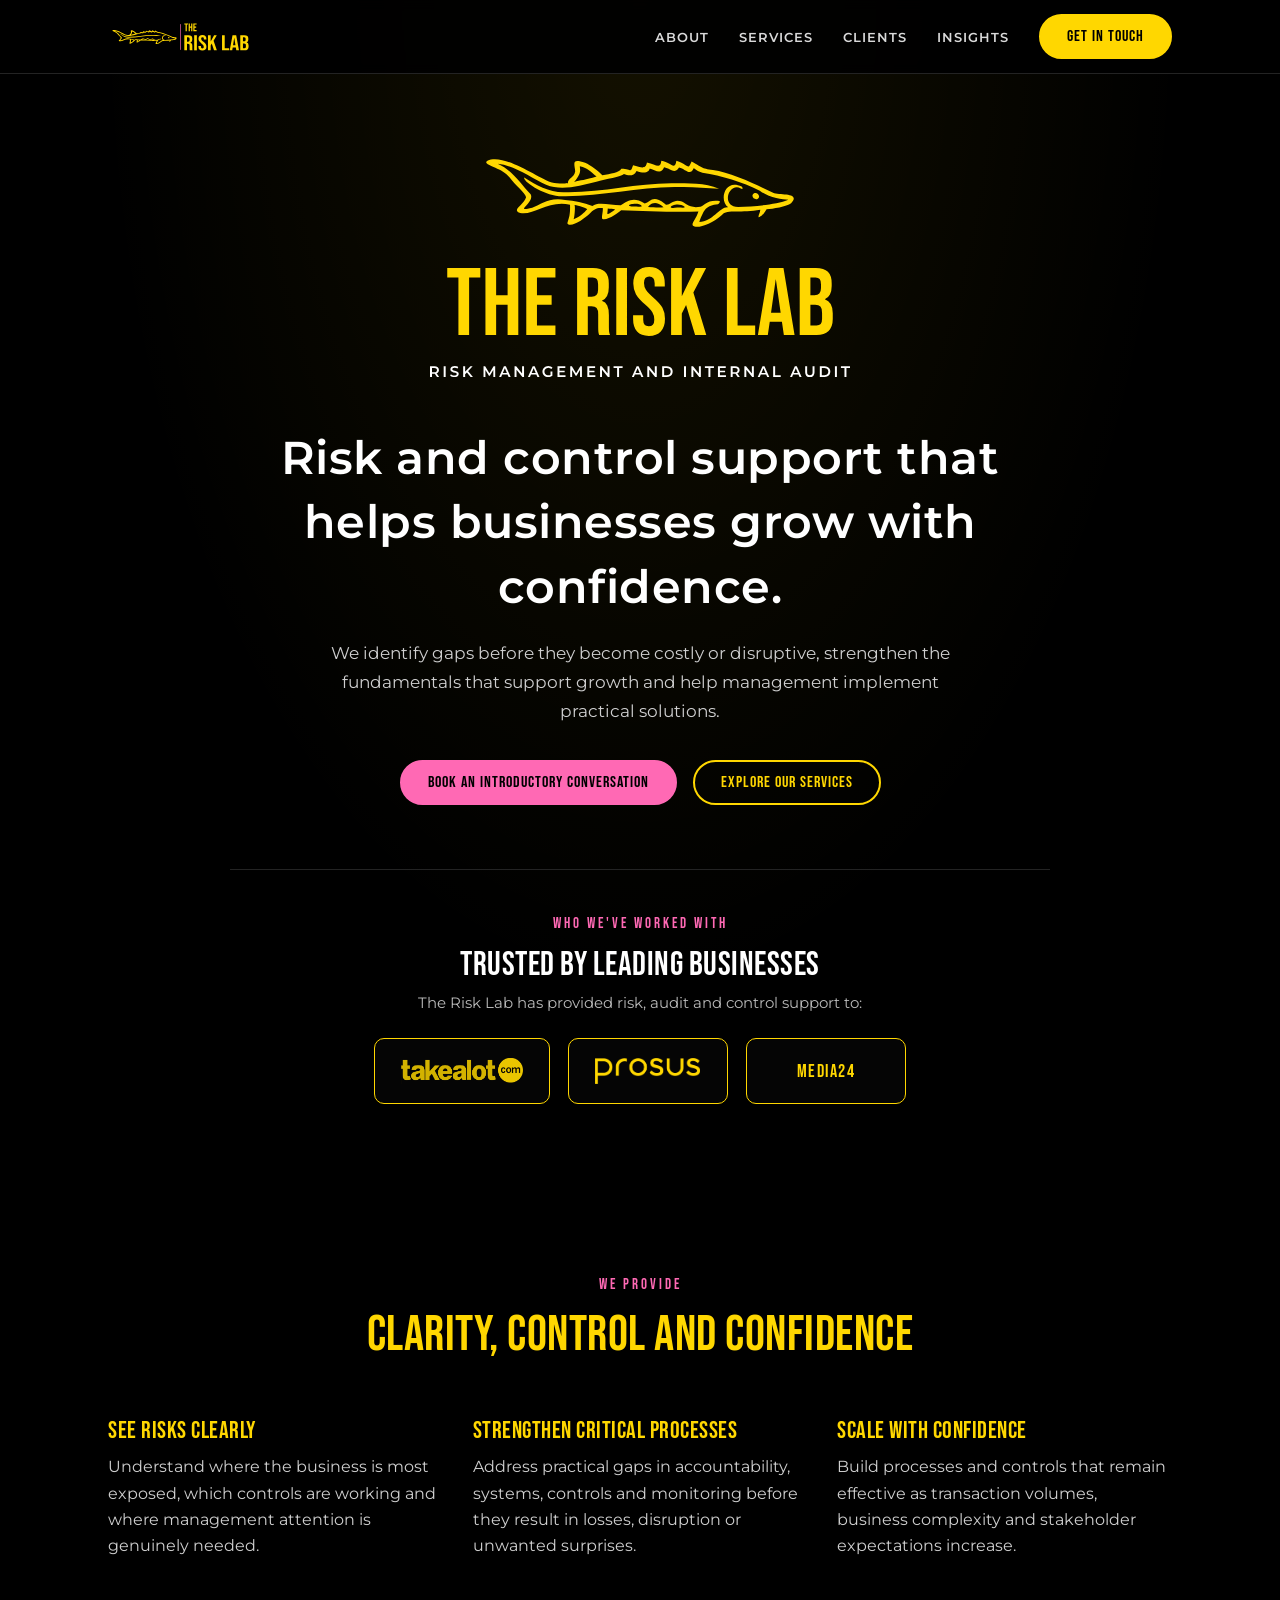
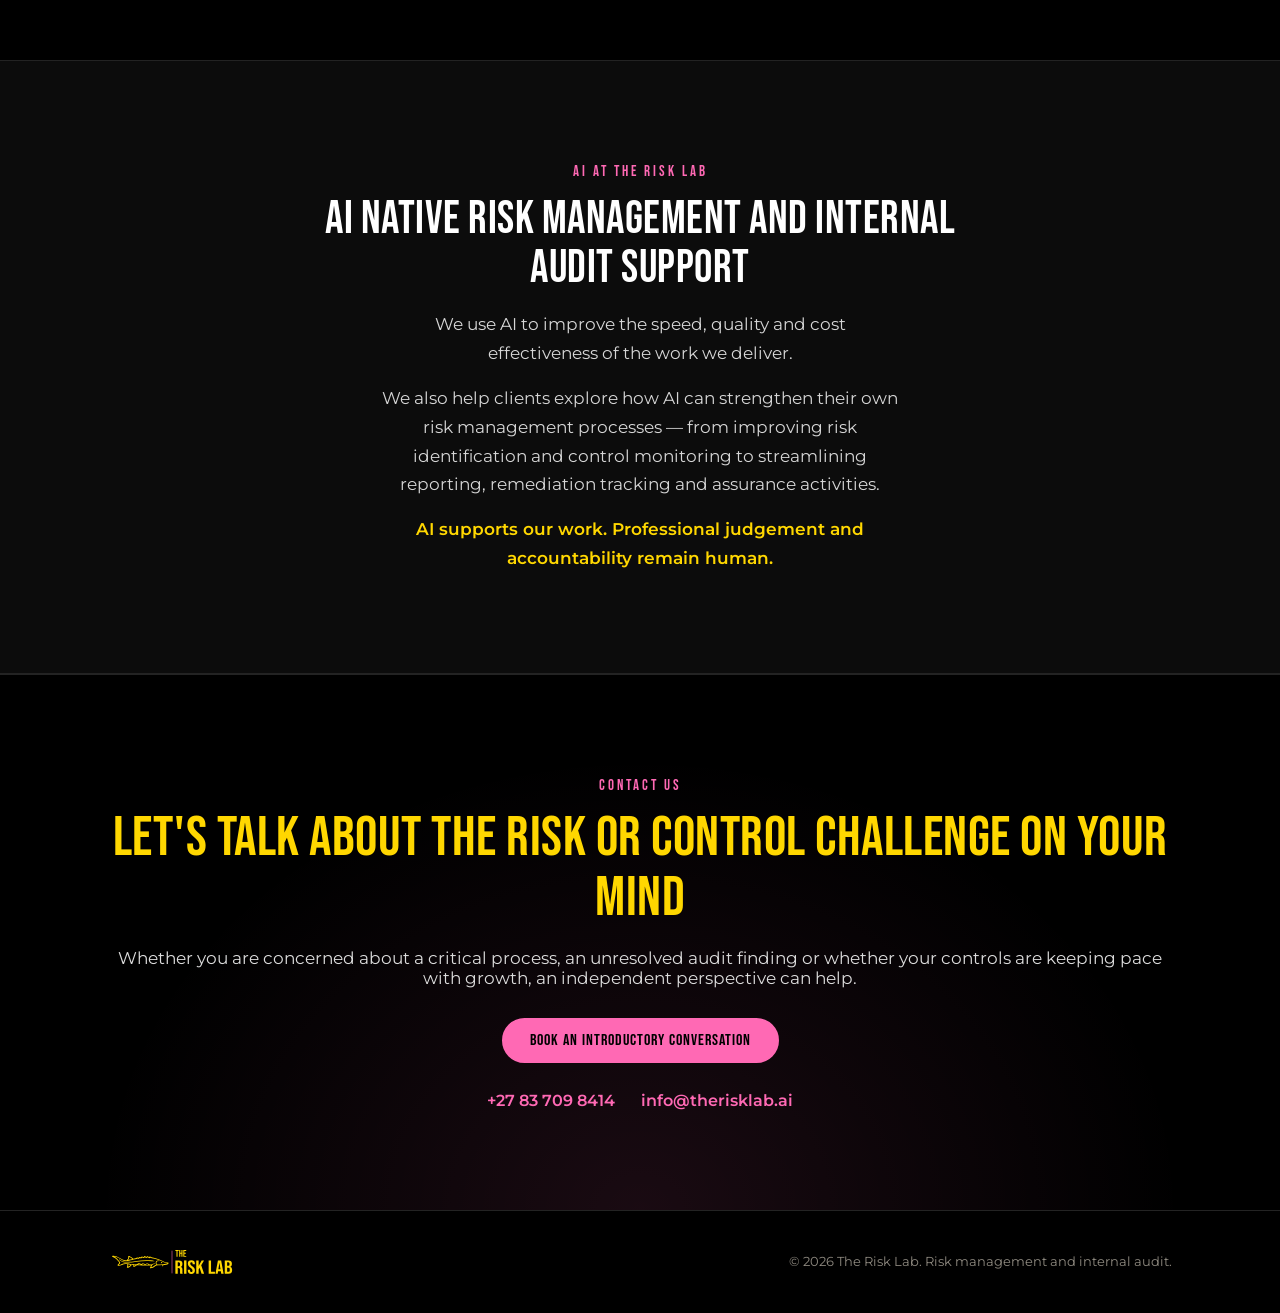
<file: index.html>
<!DOCTYPE html>
<html lang="en">
<head>
<meta charset="UTF-8">
<meta name="viewport" content="width=device-width, initial-scale=1.0">
<title>The Risk Lab | Risk &amp; Control Support</title>
<meta name="description" content="Risk and control support that helps businesses grow with confidence. We identify gaps before they become costly and help you fix them.">
<link rel="icon" type="image/png" sizes="32x32" href="assets/favicon-32.png">
<link rel="icon" type="image/png" sizes="48x48" href="assets/favicon-48.png">
<link rel="icon" type="image/png" sizes="192x192" href="assets/icon-192.png">
<link rel="apple-touch-icon" href="assets/apple-touch-icon.png">
<meta property="og:type" content="website">
<meta property="og:site_name" content="The Risk Lab">
<meta property="og:title" content="The Risk Lab | Risk &amp; Control Support">
<meta property="og:description" content="Risk and control support that helps businesses grow with confidence. We identify gaps before they become costly and help you fix them.">
<meta property="og:image" content="https://therisklab.ai/assets/og-image.jpg">
<meta property="og:url" content="https://therisklab.ai/">
<meta name="twitter:card" content="summary_large_image">
<meta name="twitter:title" content="The Risk Lab | Risk &amp; Control Support">
<meta name="twitter:description" content="Risk and control support that helps businesses grow with confidence. We identify gaps before they become costly and help you fix them.">
<meta name="twitter:image" content="https://therisklab.ai/assets/og-image.jpg">
<link rel="preconnect" href="https://fonts.googleapis.com">
<link rel="preconnect" href="https://fonts.gstatic.com" crossorigin>
<link href="https://fonts.googleapis.com/css2?family=Bebas+Neue&family=Montserrat:wght@400;600;700&display=swap" rel="stylesheet">
<link rel="canonical" href="https://therisklab.ai/">
<link rel="stylesheet" href="style.css?v=5">
<link rel="stylesheet" href="components.css?v=2">
<script type="application/ld+json">
{
  "@context": "https://schema.org",
  "@type": "ProfessionalService",
  "name": "The Risk Lab",
  "url": "https://therisklab.ai/",
  "logo": "https://therisklab.ai/assets/apple-touch-icon.png",
  "image": "https://therisklab.ai/assets/og-image.jpg",
  "description": "Risk management and internal audit consultancy helping growing businesses identify gaps, strengthen controls and implement practical solutions.",
  "email": "info@therisklab.ai",
  "telephone": "+27837098414",
  "knowsAbout": ["Risk management","Internal audit","Internal controls","Governance"]
}
</script>
</head>
<body>

<header>
  <nav class="wrap">
    <a class="brand" href="index.html">
      <img src="assets/logo-horizontal.svg" alt="The Risk Lab">
    </a>
    <div class="nav-links" id="navLinks">
      <a class="nl" href="about.html" onclick="closeMenu()">About</a>
      <a class="nl" href="services.html" onclick="closeMenu()">Services</a>
      <a class="nl" href="clients.html" onclick="closeMenu()">Clients</a>
      <a class="nl" href="/insights/" onclick="closeMenu()">Insights</a>
      <a class="btn" href="contact.html">Get in Touch</a>
    </div>
    <button class="menu-toggle" id="menuToggle" onclick="toggleMenu()" aria-label="Toggle menu" aria-expanded="false" aria-controls="navLinks">&#9776;</button>
  </nav>
</header>

<section class="hero">
  <div class="wrap">
    <img class="hero-logo" src="assets/logo-stacked-descriptor.svg" alt="The Risk Lab — Risk Management and Internal Audit">
    <h1>Risk and control support that helps businesses grow with confidence.</h1>
    <p class="hero-sub">We identify gaps before they become costly or disruptive, strengthen the fundamentals that support growth and help management implement practical solutions.</p>
    <div class="hero-ctas">
      <a class="btn pink" href="contact.html">Book an introductory conversation</a>
      <a class="btn outline" href="services.html">Explore our services</a>
    </div>
    <div class="trust-strip">
      <span class="eyebrow">WHO WE'VE WORKED WITH</span>
      <h2>Trusted by leading businesses</h2>
      <p class="trust-sub">The Risk Lab has provided risk, audit and control support to:</p>
      <div class="trust-logos">
        <a class="trust-chip" href="https://www.takealot.com" target="_blank" rel="noopener"><img src="assets/takealot-gold.png" alt="Takealot"></a>
        <a class="trust-chip" href="https://www.prosus.com" target="_blank" rel="noopener"><img src="assets/prosus-gold.png" alt="Prosus"></a>
        <a class="trust-chip" href="https://www.media24.com" target="_blank" rel="noopener"><span>MEDIA24</span></a>
      </div>
    </div>
  </div>
</section>

<section>
  <div class="wrap">
    <div class="section-head reveal">
      <span class="eyebrow">WE PROVIDE</span>
      <h2>Clarity, control and confidence</h2>
    </div>
    <div class="checklist cols-3" style="gap:30px;">
      <div class="reveal">
        <h3 style="font-family:'Bebas Neue',sans-serif;color:var(--gold);font-size:24px;margin-bottom:10px;">See risks clearly</h3>
        <p style="color:#cfcfcf;font-size:15.5px;line-height:1.7;">Understand where the business is most exposed, which controls are working and where management attention is genuinely needed.</p>
      </div>
      <div class="reveal">
        <h3 style="font-family:'Bebas Neue',sans-serif;color:var(--gold);font-size:24px;margin-bottom:10px;">Strengthen critical processes</h3>
        <p style="color:#cfcfcf;font-size:15.5px;line-height:1.7;">Address practical gaps in accountability, systems, controls and monitoring before they result in losses, disruption or unwanted surprises.</p>
      </div>
      <div class="reveal">
        <h3 style="font-family:'Bebas Neue',sans-serif;color:var(--gold);font-size:24px;margin-bottom:10px;">Scale with confidence</h3>
        <p style="color:#cfcfcf;font-size:15.5px;line-height:1.7;">Build processes and controls that remain effective as transaction volumes, business complexity and stakeholder expectations increase.</p>
      </div>
    </div>
  </div>
</section>

<section class="foundations">
  <div class="wrap text-block">
    <span class="eyebrow reveal">AI AT THE RISK LAB</span>
    <h2 class="reveal">AI native risk management and internal audit support</h2>
    <p class="reveal">We use AI to improve the speed, quality and cost effectiveness of the work we deliver.</p>
    <p class="reveal">We also help clients explore how AI can strengthen their own risk management processes — from improving risk identification and control monitoring to streamlining reporting, remediation tracking and assurance activities.</p>
    <p class="reveal"><span class="emphasis">AI supports our work. Professional judgement and accountability remain human.</span></p>
  </div>
</section>

<section class="cta">
  <div class="wrap">
    <span class="eyebrow reveal">CONTACT US</span>
    <h2 class="reveal">Let's talk about the risk or control challenge on your mind</h2>
    <p class="reveal">Whether you are concerned about a critical process, an unresolved audit finding or whether your controls are keeping pace with growth, an independent perspective can help.</p>
    <div class="hero-ctas reveal">
      <a class="btn pink" href="contact.html">Book an introductory conversation</a>
    </div>
    <div class="cta-contacts reveal">
      <a href="tel:+27837098414">+27 83 709 8414</a>
      <a href="mailto:info@therisklab.ai">info@therisklab.ai</a>
    </div>
  </div>
</section>

<footer>
  <div class="wrap">
    <a class="fbrand" href="index.html">
      <img src="assets/logo-horizontal.svg" alt="The Risk Lab">
    </a>
    <small>&copy; 2026 The Risk Lab. Risk management and internal audit.</small>
  </div>
</footer>

<script src="script.js?v=4"></script>
</body>
</html>
</file>
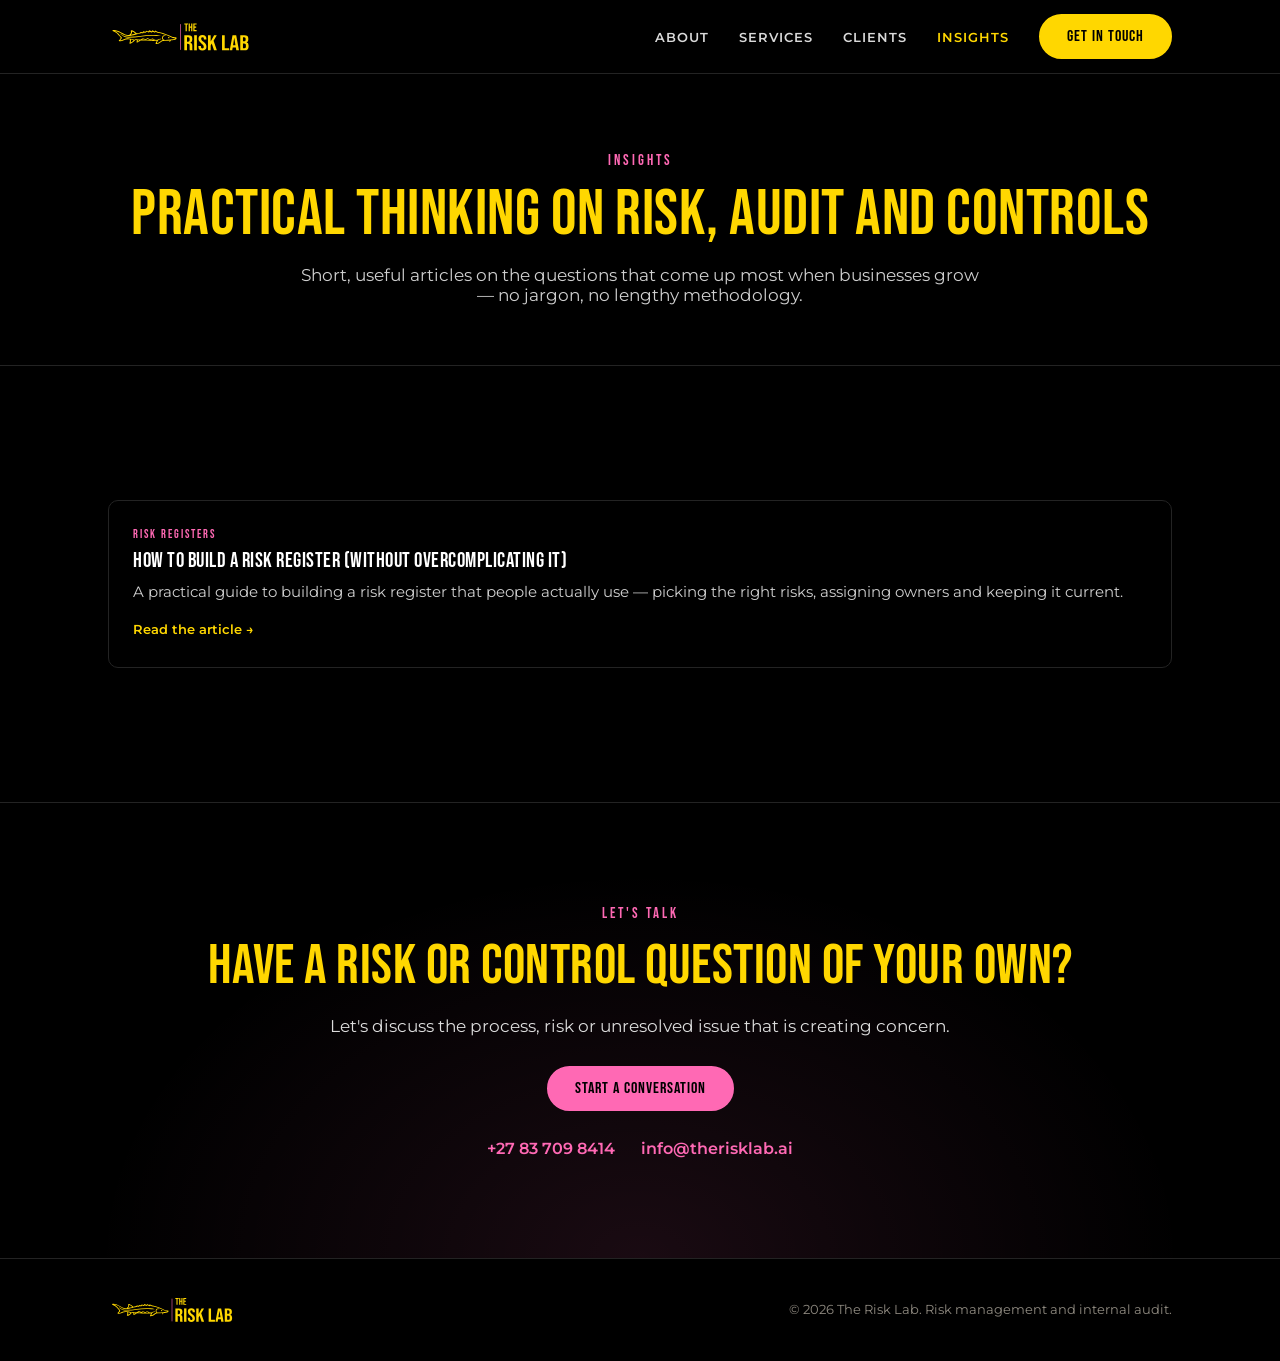
<file: insights/index.html>
<!DOCTYPE html>
<html lang="en">
<head>
<meta charset="UTF-8">
<meta name="viewport" content="width=device-width, initial-scale=1.0">
<title>Insights | The Risk Lab</title>
<meta name="description" content="Practical, no-nonsense articles on risk management, internal audit and controls for growing businesses.">
<link rel="icon" type="image/png" sizes="32x32" href="/assets/favicon-32.png">
<link rel="icon" type="image/png" sizes="48x48" href="/assets/favicon-48.png">
<link rel="icon" type="image/png" sizes="192x192" href="/assets/icon-192.png">
<link rel="apple-touch-icon" href="/assets/apple-touch-icon.png">
<meta property="og:type" content="website">
<meta property="og:site_name" content="The Risk Lab">
<meta property="og:title" content="Insights | The Risk Lab">
<meta property="og:description" content="Practical, no-nonsense articles on risk management, internal audit and controls for growing businesses.">
<meta property="og:image" content="https://therisklab.ai/assets/og-image.jpg">
<meta property="og:url" content="https://therisklab.ai/insights/">
<meta name="twitter:card" content="summary_large_image">
<meta name="twitter:title" content="Insights | The Risk Lab">
<meta name="twitter:description" content="Practical, no-nonsense articles on risk management, internal audit and controls for growing businesses.">
<meta name="twitter:image" content="https://therisklab.ai/assets/og-image.jpg">
<link rel="preconnect" href="https://fonts.googleapis.com">
<link rel="preconnect" href="https://fonts.gstatic.com" crossorigin>
<link href="https://fonts.googleapis.com/css2?family=Bebas+Neue&family=Montserrat:wght@400;600;700&display=swap" rel="stylesheet">
<link rel="canonical" href="https://therisklab.ai/insights/">
<link rel="stylesheet" href="/style.css?v=5">
</head>
<body>

<header>
  <nav class="wrap">
    <a class="brand" href="/"><img src="/assets/logo-horizontal.svg" alt="The Risk Lab"></a>
    <div class="nav-links" id="navLinks">
      <a class="nl" href="/about" onclick="closeMenu()">About</a>
      <a class="nl" href="/services" onclick="closeMenu()">Services</a>
      <a class="nl" href="/clients" onclick="closeMenu()">Clients</a>
      <a class="nl active" href="/insights/" onclick="closeMenu()">Insights</a>
      <a class="btn" href="/contact">Get in Touch</a>
    </div>
    <button class="menu-toggle" id="menuToggle" onclick="toggleMenu()" aria-label="Toggle menu" aria-expanded="false" aria-controls="navLinks">&#9776;</button>
  </nav>
</header>

<section class="page-hero">
  <div class="wrap">
    <span class="eyebrow">INSIGHTS</span>
    <h1>Practical thinking on risk, audit and controls</h1>
    <p>Short, useful articles on the questions that come up most when businesses grow — no jargon, no lengthy methodology.</p>
  </div>
</section>

<section>
  <div class="wrap">
    <div class="article-list reveal">
      <div class="article-card">
        <span class="a-eyebrow">RISK REGISTERS</span>
        <h3>How to build a risk register (without overcomplicating it)</h3>
        <p>A practical guide to building a risk register that people actually use — picking the right risks, assigning owners and keeping it current.</p>
        <p style="margin-top:14px;"><a href="/insights/how-to-build-a-risk-register/">Read the article &rarr;</a></p>
      </div>
    </div>
  </div>
</section>

<section class="cta">
  <div class="wrap">
    <span class="eyebrow reveal">LET'S TALK</span>
    <h2 class="reveal">Have a risk or control question of your own?</h2>
    <p class="reveal">Let's discuss the process, risk or unresolved issue that is creating concern.</p>
    <div class="hero-ctas reveal">
      <a class="btn pink" href="/contact">Start a conversation</a>
    </div>
    <div class="cta-contacts reveal">
      <a href="tel:+27837098414">+27 83 709 8414</a>
      <a href="mailto:info@therisklab.ai">info@therisklab.ai</a>
    </div>
  </div>
</section>

<footer>
  <div class="wrap">
    <a class="fbrand" href="/"><img src="/assets/logo-horizontal.svg" alt="The Risk Lab"></a>
    <small>&copy; 2026 The Risk Lab. Risk management and internal audit.</small>
  </div>
</footer>

<script src="/script.js?v=4"></script>
</body>
</html>
</file>
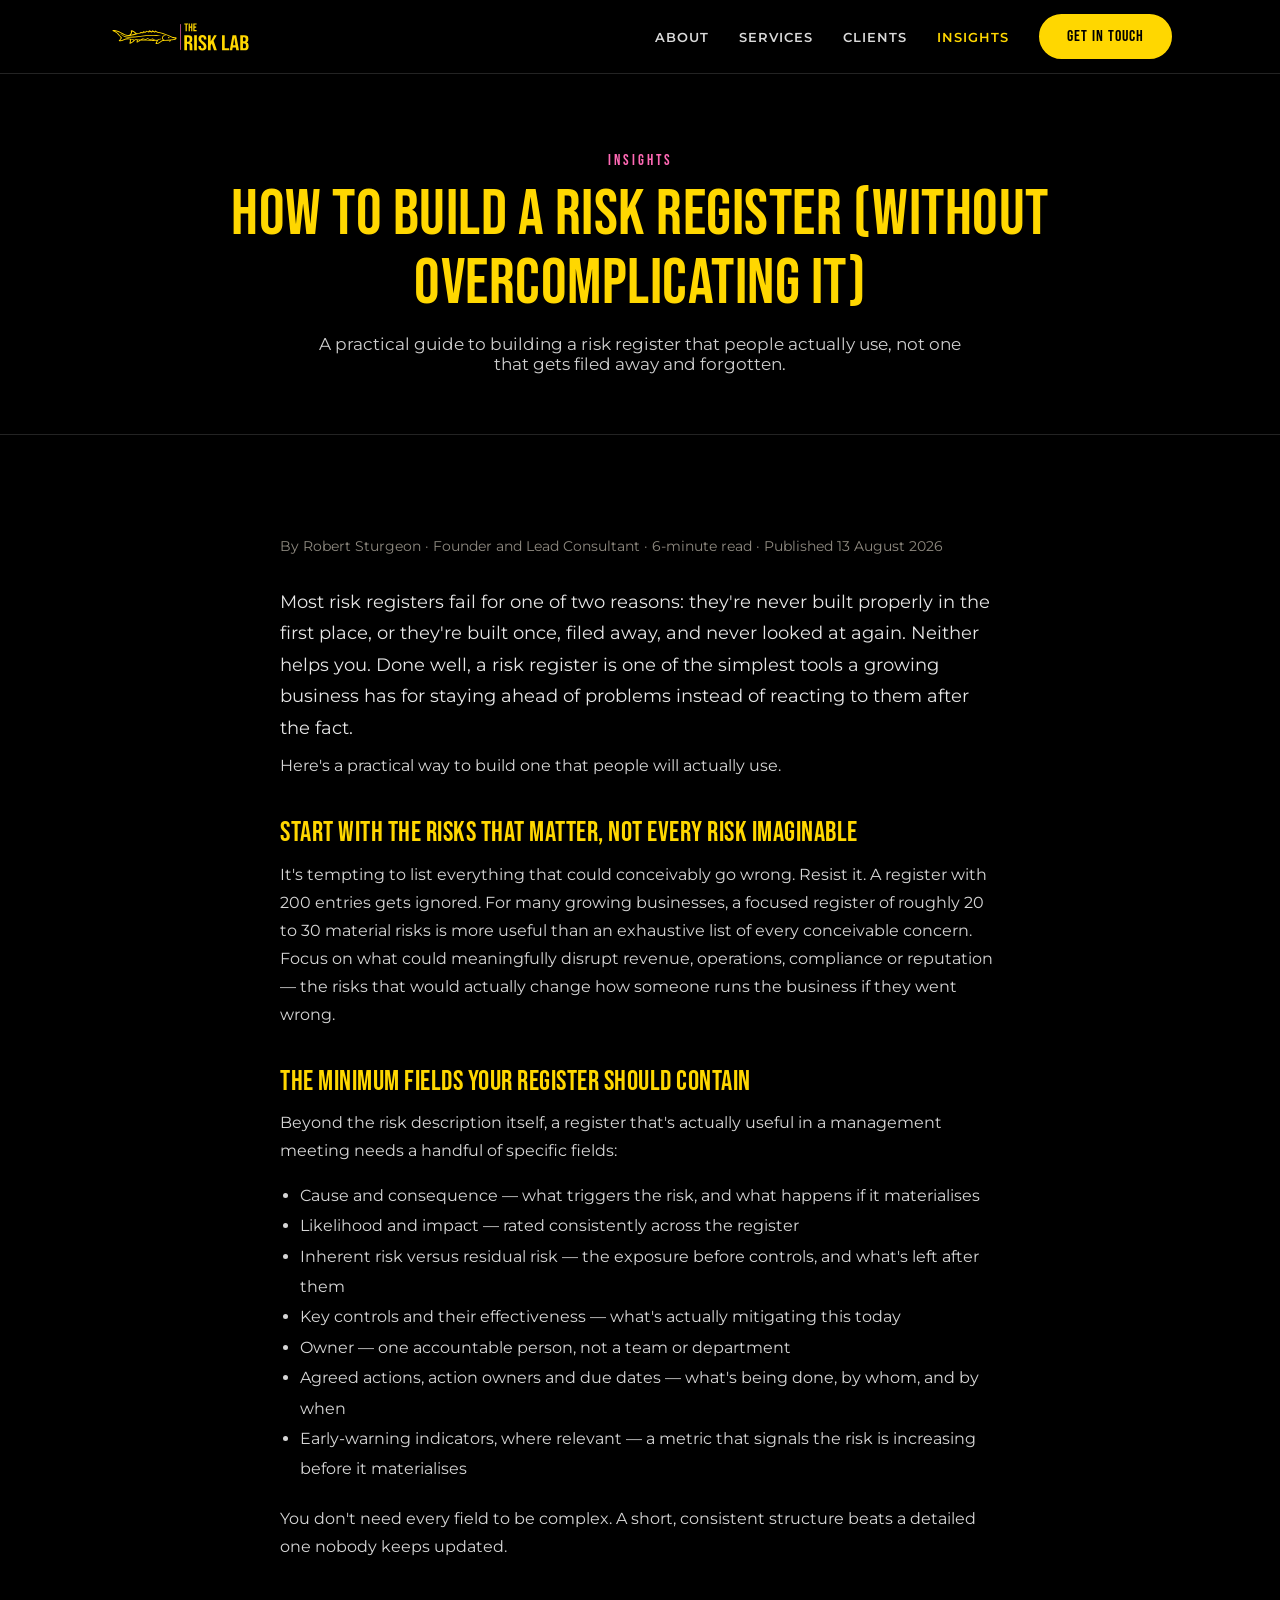
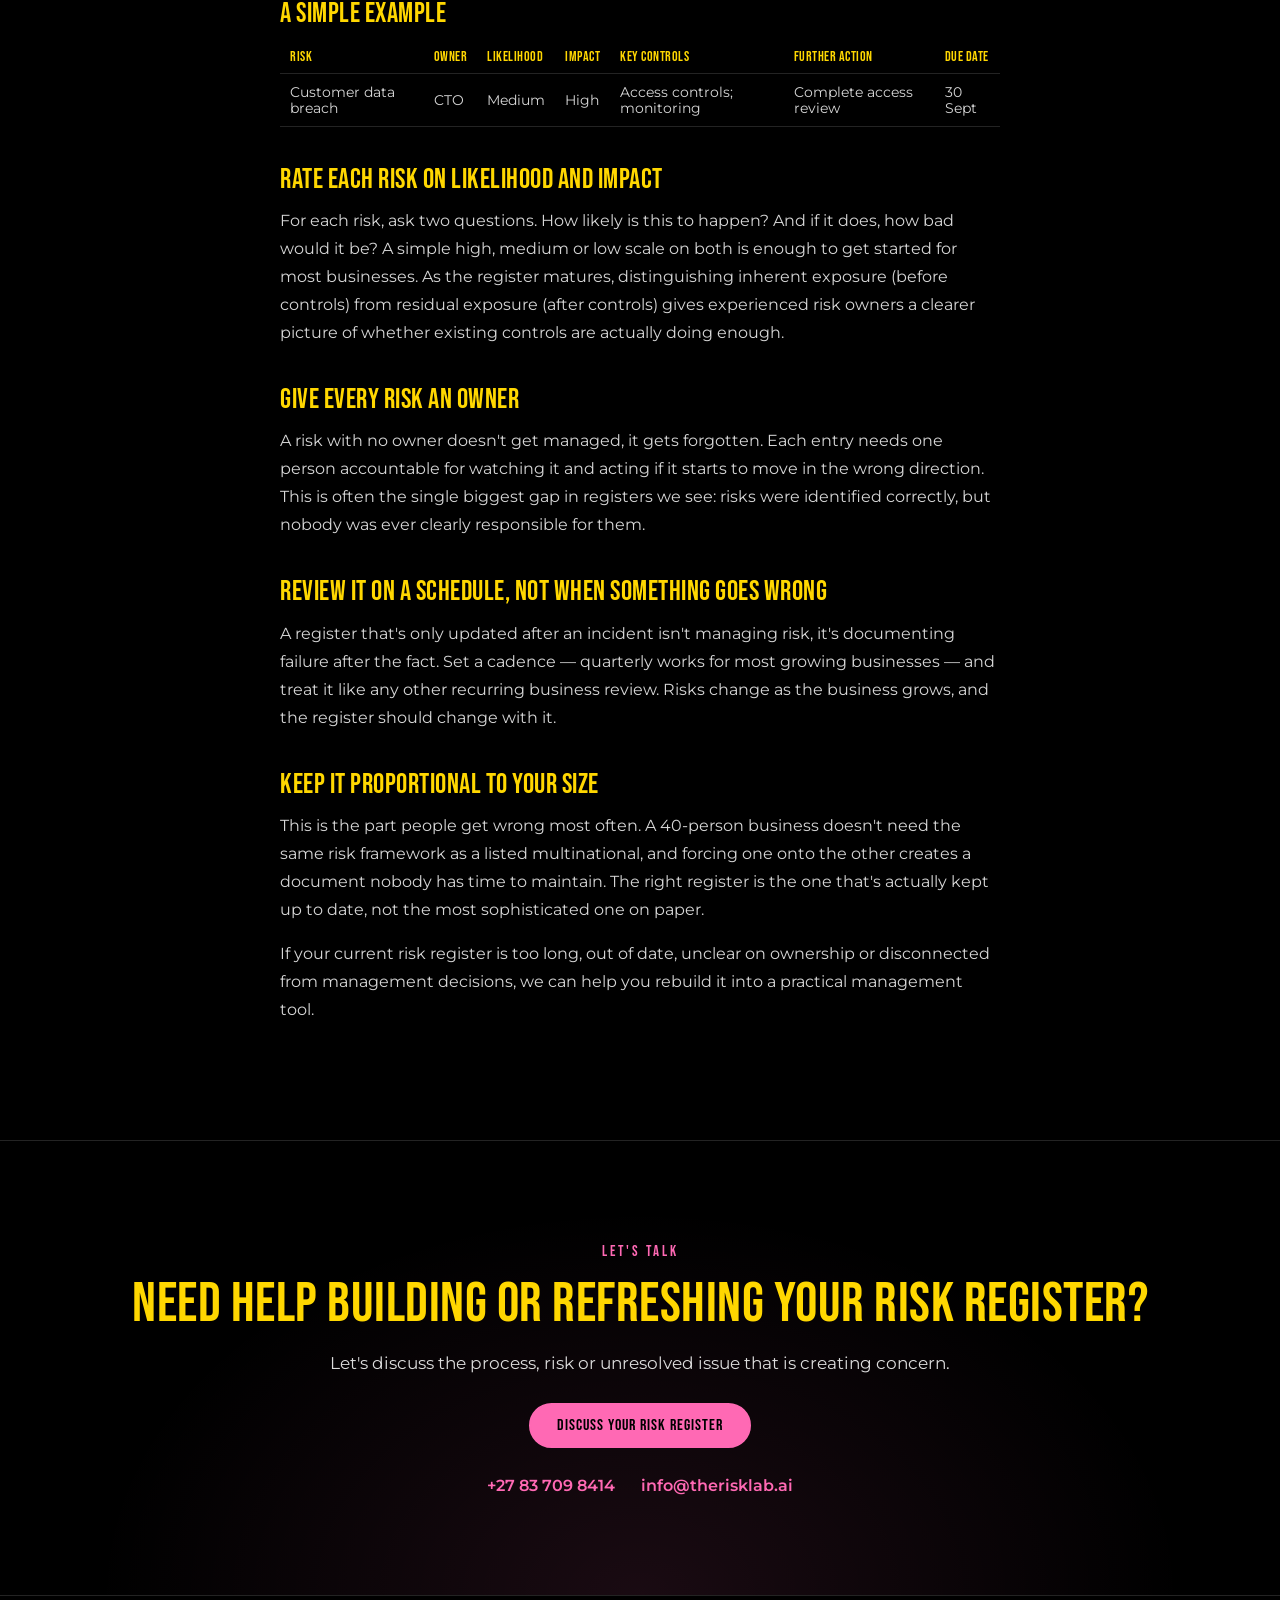
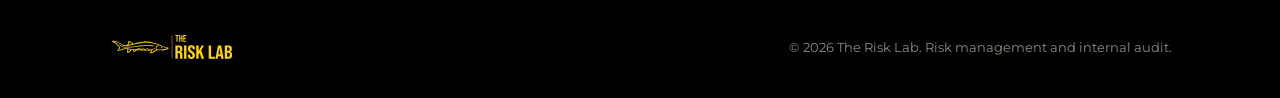
<file: insights/how-to-build-a-risk-register/index.html>
<!DOCTYPE html>
<html lang="en">
<head>
<meta charset="UTF-8">
<meta name="viewport" content="width=device-width, initial-scale=1.0">
<title>How to Build a Risk Register | The Risk Lab</title>
<meta name="description" content="A practical, no-nonsense guide to building a risk register that actually gets used — how to pick the right risks, assign owners and keep it current.">
<link rel="icon" type="image/png" sizes="32x32" href="https://therisklab.ai/assets/favicon-32.png">
<link rel="icon" type="image/png" sizes="48x48" href="https://therisklab.ai/assets/favicon-48.png">
<link rel="icon" type="image/png" sizes="192x192" href="https://therisklab.ai/assets/icon-192.png">
<link rel="apple-touch-icon" href="https://therisklab.ai/assets/apple-touch-icon.png">
<meta property="og:type" content="article">
<meta property="og:site_name" content="The Risk Lab">
<meta property="og:title" content="How to Build a Risk Register | The Risk Lab">
<meta property="og:description" content="A practical, no-nonsense guide to building a risk register that actually gets used — how to pick the right risks, assign owners and keep it current.">
<meta property="og:image" content="https://therisklab.ai/assets/og-image.jpg">
<meta property="og:url" content="https://therisklab.ai/insights/how-to-build-a-risk-register/">
<meta name="twitter:card" content="summary_large_image">
<meta name="twitter:title" content="How to Build a Risk Register | The Risk Lab">
<meta name="twitter:description" content="A practical, no-nonsense guide to building a risk register that actually gets used — how to pick the right risks, assign owners and keep it current.">
<meta name="twitter:image" content="https://therisklab.ai/assets/og-image.jpg">
<link rel="preconnect" href="https://fonts.googleapis.com">
<link rel="preconnect" href="https://fonts.gstatic.com" crossorigin>
<link href="https://fonts.googleapis.com/css2?family=Bebas+Neue&family=Montserrat:wght@400;600;700&display=swap" rel="stylesheet">
<link rel="canonical" href="https://therisklab.ai/insights/how-to-build-a-risk-register/">
<link rel="stylesheet" href="/style.css?v=5">
<script type="application/ld+json">
{
  "@context": "https://schema.org",
  "@type": "Article",
  "headline": "How to build a risk register (without overcomplicating it)",
  "description": "A practical, no-nonsense guide to building a risk register that actually gets used.",
  "author": {"@type": "Person", "name": "Robert Sturgeon", "jobTitle": "Founder and Lead Consultant"},
  "publisher": {"@type": "Organization", "name": "The Risk Lab", "logo": "https://therisklab.ai/assets/logo-horizontal.svg"},
  "mainEntityOfPage": "https://therisklab.ai/insights/how-to-build-a-risk-register/",
  "datePublished": "2026-08-13"
}
</script>
</head>
<body>

<header>
  <nav class="wrap">
    <a class="brand" href="/"><img src="/assets/logo-horizontal.svg" alt="The Risk Lab"></a>
    <div class="nav-links" id="navLinks">
      <a class="nl" href="/about" onclick="closeMenu()">About</a>
      <a class="nl" href="/services" onclick="closeMenu()">Services</a>
      <a class="nl" href="/clients" onclick="closeMenu()">Clients</a>
      <a class="nl active" href="/insights/" onclick="closeMenu()">Insights</a>
      <a class="btn" href="/contact">Get in Touch</a>
    </div>
    <button class="menu-toggle" id="menuToggle" onclick="toggleMenu()" aria-label="Toggle menu" aria-expanded="false" aria-controls="navLinks">&#9776;</button>
  </nav>
</header>

<section class="page-hero">
  <div class="wrap">
    <span class="eyebrow">INSIGHTS</span>
    <h1>How to build a risk register (without overcomplicating it)</h1>
    <p>A practical guide to building a risk register that people actually use, not one that gets filed away and forgotten.</p>
  </div>
</section>

<section>
  <div class="wrap">
    <div class="article-body reveal">
      <p style="color:var(--grey);font-size:13.5px;margin-bottom:28px;">By Robert Sturgeon &middot; Founder and Lead Consultant &middot; 6-minute read &middot; Published 13 August 2026</p>

      <p class="lead">Most risk registers fail for one of two reasons: they're never built properly in the first place, or they're built once, filed away, and never looked at again. Neither helps you. Done well, a risk register is one of the simplest tools a growing business has for staying ahead of problems instead of reacting to them after the fact.</p>
      <p>Here's a practical way to build one that people will actually use.</p>

      <h2>Start with the risks that matter, not every risk imaginable</h2>
      <p>It's tempting to list everything that could conceivably go wrong. Resist it. A register with 200 entries gets ignored. For many growing businesses, a focused register of roughly 20 to 30 material risks is more useful than an exhaustive list of every conceivable concern. Focus on what could meaningfully disrupt revenue, operations, compliance or reputation — the risks that would actually change how someone runs the business if they went wrong.</p>

      <h2>The minimum fields your register should contain</h2>
      <p>Beyond the risk description itself, a register that's actually useful in a management meeting needs a handful of specific fields:</p>
      <ul style="color:#d6d6d6;font-size:16px;line-height:1.9;margin:0 0 20px 20px;">
        <li>Cause and consequence — what triggers the risk, and what happens if it materialises</li>
        <li>Likelihood and impact — rated consistently across the register</li>
        <li>Inherent risk versus residual risk — the exposure before controls, and what's left after them</li>
        <li>Key controls and their effectiveness — what's actually mitigating this today</li>
        <li>Owner — one accountable person, not a team or department</li>
        <li>Agreed actions, action owners and due dates — what's being done, by whom, and by when</li>
        <li>Early-warning indicators, where relevant — a metric that signals the risk is increasing before it materialises</li>
      </ul>
      <p>You don't need every field to be complex. A short, consistent structure beats a detailed one nobody keeps updated.</p>

      <h2>A simple example</h2>
      <div style="overflow-x:auto;margin:0 0 24px;">
      <table style="width:100%;border-collapse:collapse;font-size:13.5px;color:#d6d6d6;min-width:640px;">
        <thead>
          <tr style="border-bottom:1.5px solid var(--border);">
            <th style="text-align:left;padding:8px 10px;color:var(--gold);font-family:'Bebas Neue',sans-serif;letter-spacing:0.5px;font-weight:400;">Risk</th>
            <th style="text-align:left;padding:8px 10px;color:var(--gold);font-family:'Bebas Neue',sans-serif;letter-spacing:0.5px;font-weight:400;">Owner</th>
            <th style="text-align:left;padding:8px 10px;color:var(--gold);font-family:'Bebas Neue',sans-serif;letter-spacing:0.5px;font-weight:400;">Likelihood</th>
            <th style="text-align:left;padding:8px 10px;color:var(--gold);font-family:'Bebas Neue',sans-serif;letter-spacing:0.5px;font-weight:400;">Impact</th>
            <th style="text-align:left;padding:8px 10px;color:var(--gold);font-family:'Bebas Neue',sans-serif;letter-spacing:0.5px;font-weight:400;">Key controls</th>
            <th style="text-align:left;padding:8px 10px;color:var(--gold);font-family:'Bebas Neue',sans-serif;letter-spacing:0.5px;font-weight:400;">Further action</th>
            <th style="text-align:left;padding:8px 10px;color:var(--gold);font-family:'Bebas Neue',sans-serif;letter-spacing:0.5px;font-weight:400;">Due date</th>
          </tr>
        </thead>
        <tbody>
          <tr style="border-bottom:1px solid var(--border);">
            <td style="padding:10px;">Customer data breach</td>
            <td style="padding:10px;">CTO</td>
            <td style="padding:10px;">Medium</td>
            <td style="padding:10px;">High</td>
            <td style="padding:10px;">Access controls; monitoring</td>
            <td style="padding:10px;">Complete access review</td>
            <td style="padding:10px;">30 Sept</td>
          </tr>
        </tbody>
      </table>
      </div>

      <h2>Rate each risk on likelihood and impact</h2>
      <p>For each risk, ask two questions. How likely is this to happen? And if it does, how bad would it be? A simple high, medium or low scale on both is enough to get started for most businesses. As the register matures, distinguishing inherent exposure (before controls) from residual exposure (after controls) gives experienced risk owners a clearer picture of whether existing controls are actually doing enough.</p>

      <h2>Give every risk an owner</h2>
      <p>A risk with no owner doesn't get managed, it gets forgotten. Each entry needs one person accountable for watching it and acting if it starts to move in the wrong direction. This is often the single biggest gap in registers we see: risks were identified correctly, but nobody was ever clearly responsible for them.</p>

      <h2>Review it on a schedule, not when something goes wrong</h2>
      <p>A register that's only updated after an incident isn't managing risk, it's documenting failure after the fact. Set a cadence — quarterly works for most growing businesses — and treat it like any other recurring business review. Risks change as the business grows, and the register should change with it.</p>

      <h2>Keep it proportional to your size</h2>
      <p>This is the part people get wrong most often. A 40-person business doesn't need the same risk framework as a listed multinational, and forcing one onto the other creates a document nobody has time to maintain. The right register is the one that's actually kept up to date, not the most sophisticated one on paper.</p>

      <p>If your current risk register is too long, out of date, unclear on ownership or disconnected from management decisions, we can help you rebuild it into a practical management tool.</p>
    </div>
  </div>
</section>

<section class="cta">
  <div class="wrap">
    <span class="eyebrow reveal">LET'S TALK</span>
    <h2 class="reveal">Need help building or refreshing your risk register?</h2>
    <p class="reveal">Let's discuss the process, risk or unresolved issue that is creating concern.</p>
    <div class="hero-ctas reveal">
      <a class="btn pink" href="/contact">Discuss your risk register</a>
    </div>
    <div class="cta-contacts reveal">
      <a href="tel:+27837098414">+27 83 709 8414</a>
      <a href="mailto:info@therisklab.ai">info@therisklab.ai</a>
    </div>
  </div>
</section>

<footer>
  <div class="wrap">
    <a class="fbrand" href="/"><img src="/assets/logo-horizontal.svg" alt="The Risk Lab"></a>
    <small>&copy; 2026 The Risk Lab. Risk management and internal audit.</small>
  </div>
</footer>

<script src="/script.js?v=4"></script>
</body>
</html>
</file>
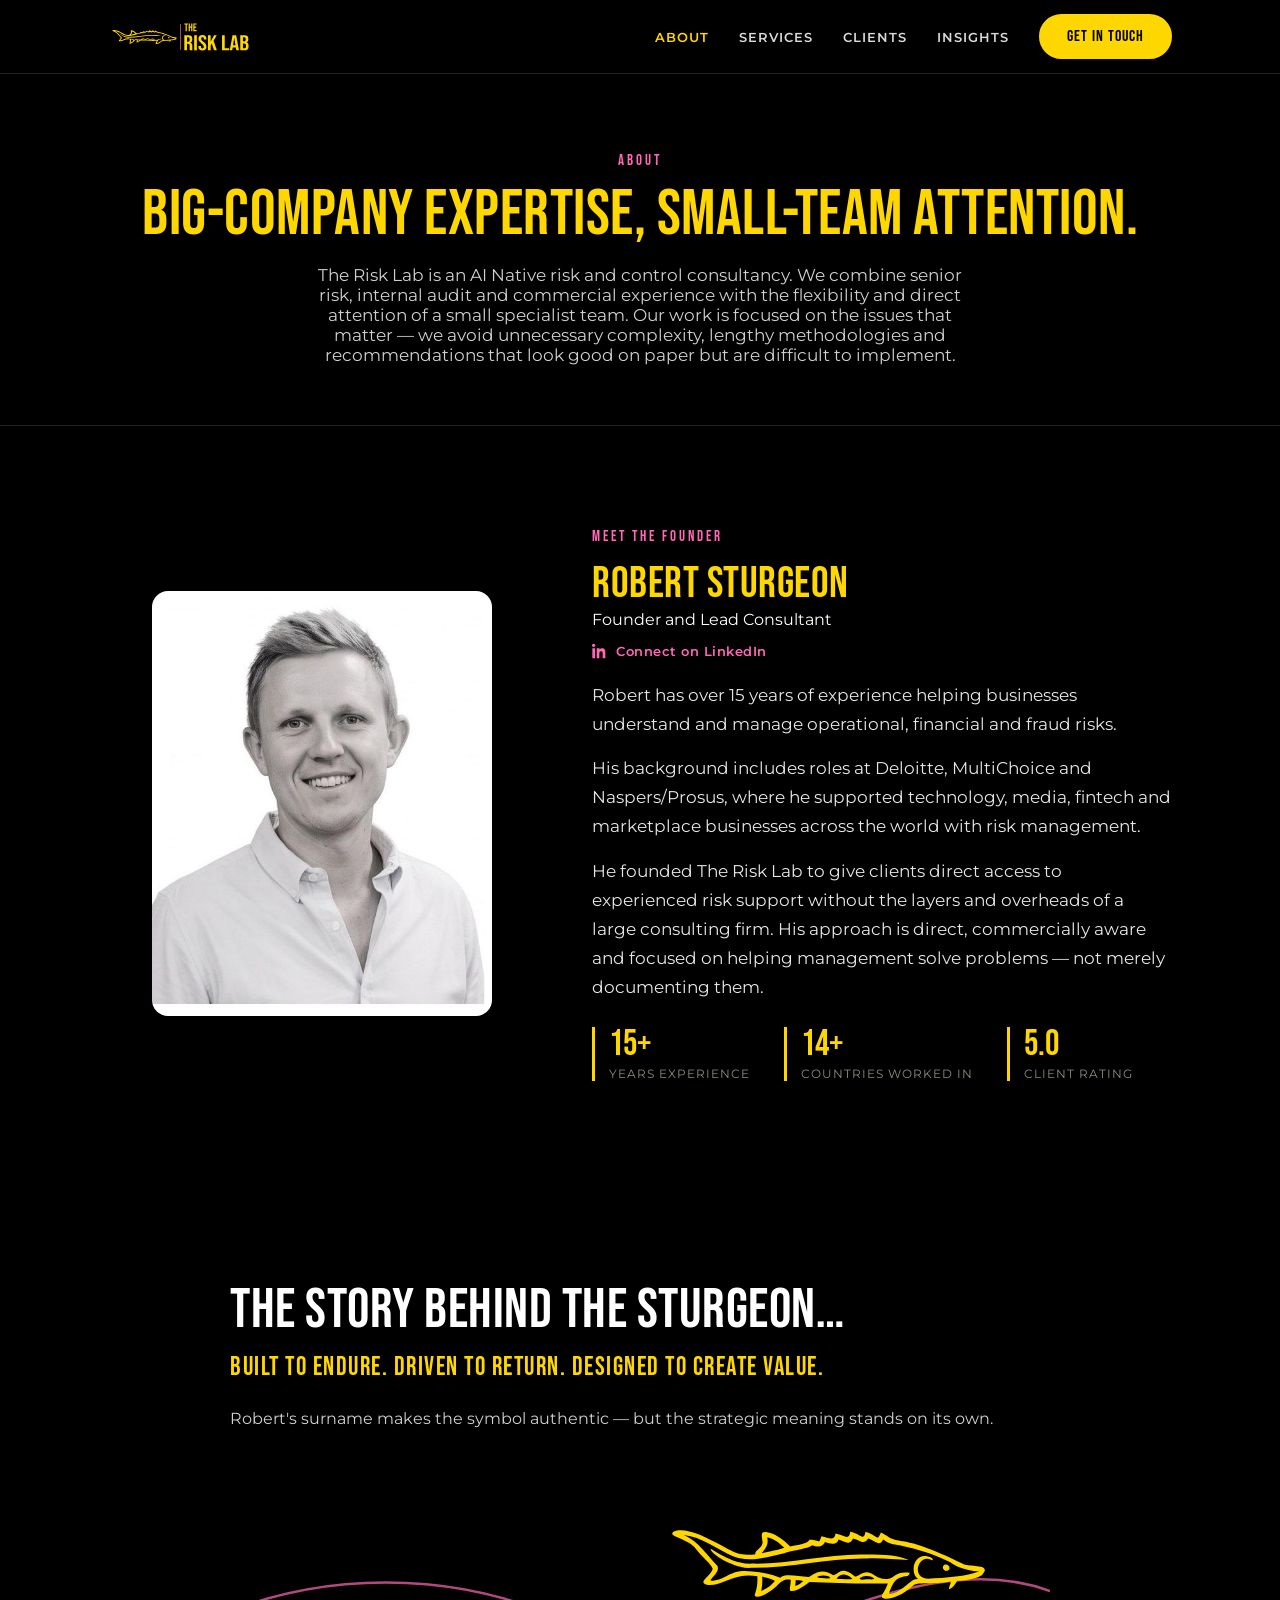
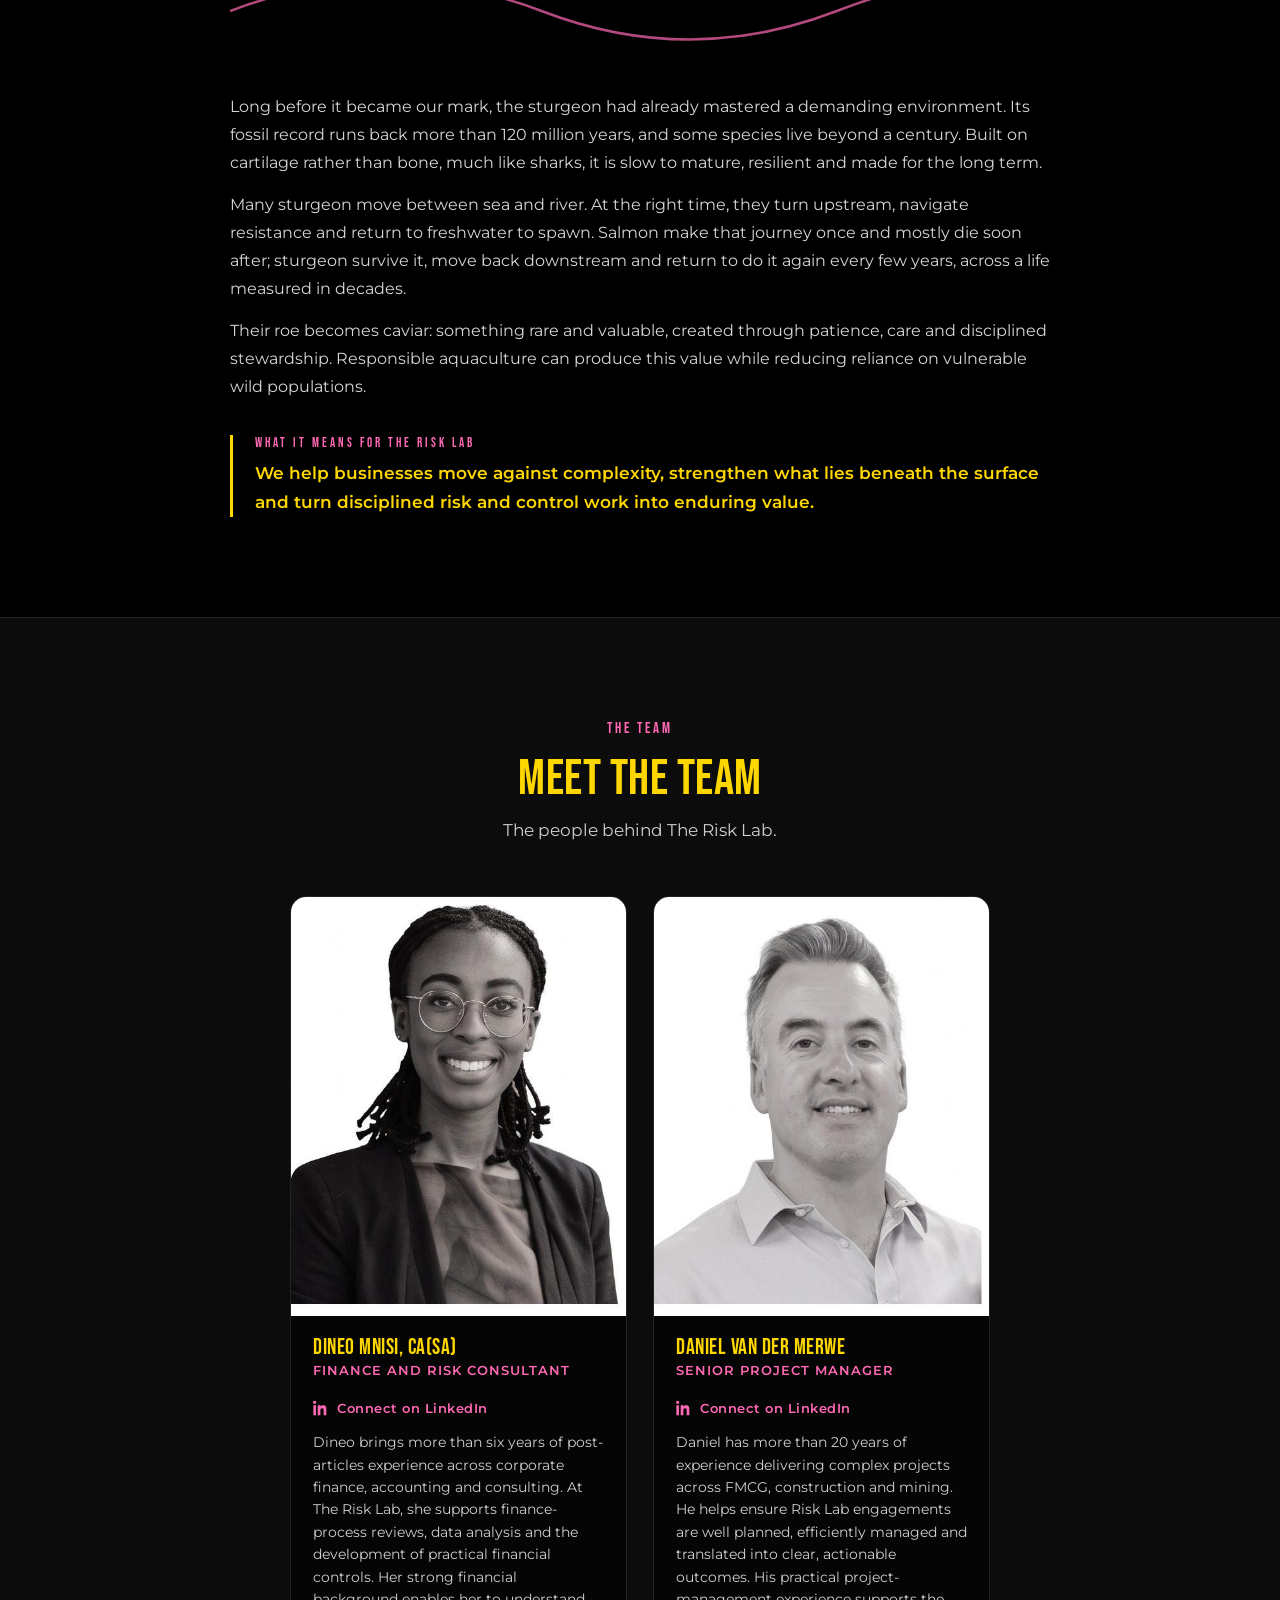
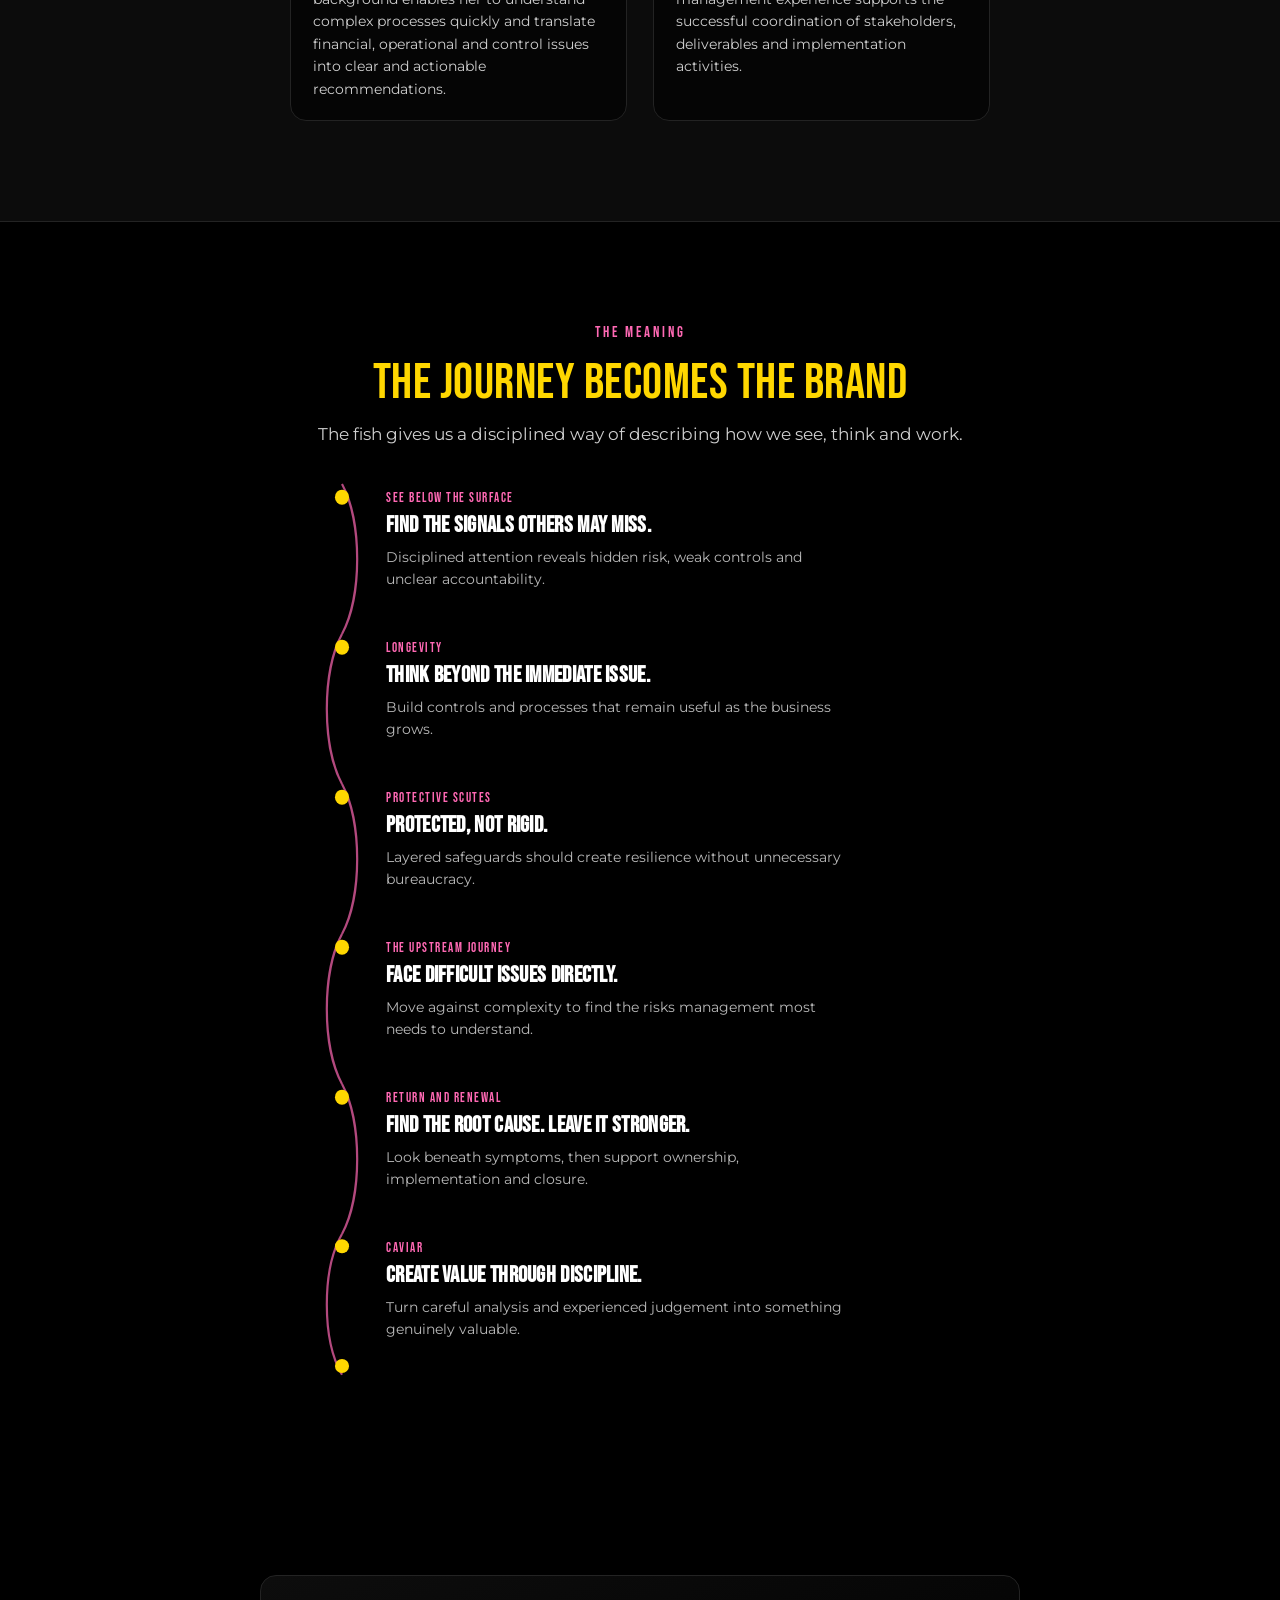
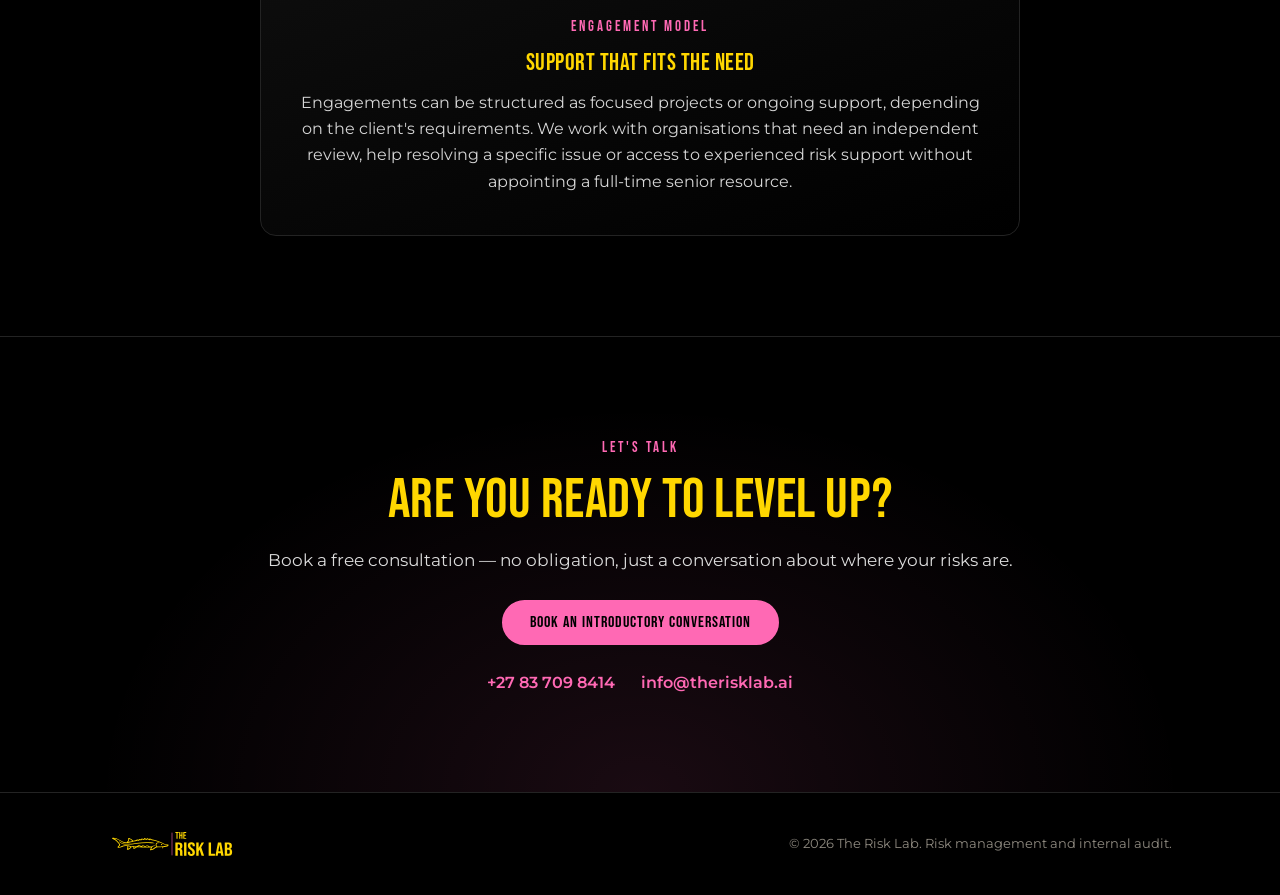
<file: about.html>
<!DOCTYPE html>
<html lang="en">
<head>
<meta charset="UTF-8">
<meta name="viewport" content="width=device-width, initial-scale=1.0">
<title>About | The Risk Lab</title>
<meta name="description" content="An AI Native risk and control consultancy combining senior experience with the flexibility and direct attention of a small specialist team.">
<link rel="icon" type="image/png" sizes="32x32" href="assets/favicon-32.png">
<link rel="icon" type="image/png" sizes="48x48" href="assets/favicon-48.png">
<link rel="icon" type="image/png" sizes="192x192" href="assets/icon-192.png">
<link rel="apple-touch-icon" href="assets/apple-touch-icon.png">
<meta property="og:type" content="website">
<meta property="og:site_name" content="The Risk Lab">
<meta property="og:title" content="About | The Risk Lab">
<meta property="og:description" content="An AI Native risk and control consultancy combining senior experience with the flexibility and direct attention of a small specialist team.">
<meta property="og:image" content="https://therisklab.ai/assets/og-image.jpg">
<meta property="og:url" content="https://therisklab.ai/about.html">
<meta name="twitter:card" content="summary_large_image">
<meta name="twitter:title" content="About | The Risk Lab">
<meta name="twitter:description" content="An AI Native risk and control consultancy combining senior experience with the flexibility and direct attention of a small specialist team.">
<meta name="twitter:image" content="https://therisklab.ai/assets/og-image.jpg">
<link rel="preconnect" href="https://fonts.googleapis.com">
<link rel="preconnect" href="https://fonts.gstatic.com" crossorigin>
<link href="https://fonts.googleapis.com/css2?family=Bebas+Neue&family=Montserrat:wght@400;600;700&display=swap" rel="stylesheet">
<link rel="canonical" href="https://therisklab.ai/about.html">
<link rel="stylesheet" href="style.css?v=5">
</head>
<body>

<header>
  <nav class="wrap">
    <a class="brand" href="index.html"><img src="assets/logo-horizontal.svg" alt="The Risk Lab"></a>
    <div class="nav-links" id="navLinks">
      <a class="nl active" href="about.html" onclick="closeMenu()">About</a>
      <a class="nl" href="services.html" onclick="closeMenu()">Services</a>
      <a class="nl" href="clients.html" onclick="closeMenu()">Clients</a>
      <a class="nl" href="/insights/" onclick="closeMenu()">Insights</a>
      <a class="btn" href="contact.html">Get in Touch</a>
    </div>
    <button class="menu-toggle" id="menuToggle" onclick="toggleMenu()" aria-label="Toggle menu" aria-expanded="false" aria-controls="navLinks">&#9776;</button>
  </nav>
</header>

<section class="page-hero">
  <div class="wrap">
    <span class="eyebrow">ABOUT</span>
    <h1>Big-company expertise, small-team attention.</h1>
    <p>The Risk Lab is an AI Native risk and control consultancy. We combine senior risk, internal audit and commercial experience with the flexibility and direct attention of a small specialist team. Our work is focused on the issues that matter — we avoid unnecessary complexity, lengthy methodologies and recommendations that look good on paper but are difficult to implement.</p>
  </div>
</section>

<section id="about">
  <div class="wrap about-grid">
    <div class="reveal">
      <div class="team-photo" style="max-width:340px;margin:0 auto;border-radius:16px;overflow:hidden;">
        <img src="assets/robert.jpg" alt="Robert Sturgeon, Founder of The Risk Lab">
      </div>
    </div>
    <div class="about-copy reveal">
      <span class="eyebrow">MEET THE FOUNDER</span>
      <h2 style="font-size:clamp(30px,4vw,44px);color:var(--gold);margin-bottom:2px;">Robert Sturgeon</h2>
      <div class="role" style="margin-bottom:14px;">Founder and Lead Consultant</div>
      <a href="https://www.linkedin.com/in/robert-sturgeon-9420739/" target="_blank" rel="noopener" class="linkedin-link">
        <svg viewBox="0 0 24 24" fill="currentColor" width="16" height="16"><path d="M4.98 3.5C4.98 4.88 3.86 6 2.48 6S0 4.88 0 3.5 1.12 1 2.5 1s2.48 1.12 2.48 2.5zM.5 8h4V23h-4V8zm7 0h3.83v2.05h.05c.53-1 1.85-2.05 3.8-2.05 4.07 0 4.82 2.68 4.82 6.16V23h-4v-6.9c0-1.65-.03-3.77-2.3-3.77-2.3 0-2.65 1.8-2.65 3.65V23h-4V8z"/></svg>
        Connect on LinkedIn
      </a>
      <p style="margin-top:18px;">Robert has over 15 years of experience helping businesses understand and manage operational, financial and fraud risks.</p>
      <p>His background includes roles at Deloitte, MultiChoice and Naspers/Prosus, where he supported technology, media, fintech and marketplace businesses across the world with risk management.</p>
      <p>He founded The Risk Lab to give clients direct access to experienced risk support without the layers and overheads of a large consulting firm. His approach is direct, commercially aware and focused on helping management solve problems — not merely documenting them.</p>
      <div class="about-stats">
        <div class="stat"><div class="num">15+</div><div class="label">Years Experience</div></div>
        <div class="stat"><div class="num">14+</div><div class="label">Countries Worked In</div></div>
        <div class="stat"><div class="num">5.0</div><div class="label">Client Rating</div></div>
      </div>
    </div>
  </div>
</section>

<section id="our-story" class="story-section">
  <div class="wrap">
    <div class="story-head reveal">
      <h2>The story behind the sturgeon&hellip;</h2>
      <p class="story-strap">Built to endure. Driven to return. Designed to create value.</p>
    </div>

    <p class="story-anchor reveal">
      Robert's surname makes the symbol authentic &mdash; but the strategic meaning stands on its own.
    </p>

    <div class="story-river reveal" aria-hidden="true">
      <svg class="river-line" viewBox="0 0 1000 140" preserveAspectRatio="none" focusable="false"><path d="M0,74 C120,36 260,36 380,74 C500,112 620,112 740,74 C860,36 940,36 1000,54"/></svg>
      <img src="assets/icon-sturgeon-fine-line-large.svg" alt="" class="river-fish">
    </div>

    <div class="story-copy reveal">
      <p>Long before it became our mark, the sturgeon had already mastered a demanding environment. Its fossil record runs back more than 120 million years, and some species live beyond a century. Built on cartilage rather than bone, much like sharks, it is slow to mature, resilient and made for the long term.</p>
      <p>Many sturgeon move between sea and river. At the right time, they turn upstream, navigate resistance and return to freshwater to spawn. Salmon make that journey once and mostly die soon after; sturgeon survive it, move back downstream and return to do it again every few years, across a life measured in decades.</p>
      <p>Their roe becomes caviar: something rare and valuable, created through patience, care and disciplined stewardship. Responsible aquaculture can produce this value while reducing reliance on vulnerable wild populations.</p>
    </div>

    <div class="story-meaning reveal">
      <span class="meaning-label">What it means for The Risk Lab</span>
      <p>We help businesses move against complexity, strengthen what lies beneath the surface and turn disciplined risk and control work into enduring value.</p>
    </div>

  </div>
</section>

<section style="background:var(--panel);border-top:1px solid var(--border);border-bottom:1px solid var(--border);">
  <div class="wrap">
    <div class="section-head reveal">
      <span class="eyebrow">THE TEAM</span>
      <h2>Meet the Team</h2>
      <p>The people behind The Risk Lab.</p>
    </div>
    <div class="team-grid team-grid-2col reveal">
      <div class="team-card">
        <div class="team-photo">
          <img src="assets/dineo.jpg" alt="Dineo Mnisi" loading="lazy">
        </div>
        <div class="team-info">
          <h3>Dineo Mnisi, CA(SA)</h3>
          <div class="role">Finance and Risk Consultant</div>
          <a href="https://www.linkedin.com/in/dineo-m-994006118/" target="_blank" rel="noopener" class="linkedin-link">
            <svg viewBox="0 0 24 24" fill="currentColor" width="16" height="16"><path d="M4.98 3.5C4.98 4.88 3.86 6 2.48 6S0 4.88 0 3.5 1.12 1 2.5 1s2.48 1.12 2.48 2.5zM.5 8h4V23h-4V8zm7 0h3.83v2.05h.05c.53-1 1.85-2.05 3.8-2.05 4.07 0 4.82 2.68 4.82 6.16V23h-4v-6.9c0-1.65-.03-3.77-2.3-3.77-2.3 0-2.65 1.8-2.65 3.65V23h-4V8z"/></svg>
            Connect on LinkedIn
          </a>
          <p>Dineo brings more than six years of post-articles experience across corporate finance, accounting and consulting. At The Risk Lab, she supports finance-process reviews, data analysis and the development of practical financial controls. Her strong financial background enables her to understand complex processes quickly and translate financial, operational and control issues into clear and actionable recommendations.</p>
        </div>
      </div>
      <div class="team-card">
        <div class="team-photo">
          <img src="assets/daniel.jpg" alt="Daniel van der Merwe" loading="lazy">
        </div>
        <div class="team-info">
          <h3>Daniel van der Merwe</h3>
          <div class="role">Senior Project Manager</div>
          <a href="https://www.linkedin.com/in/daniel-van-der-merwe-28ba3742b/" target="_blank" rel="noopener" class="linkedin-link">
            <svg viewBox="0 0 24 24" fill="currentColor" width="16" height="16"><path d="M4.98 3.5C4.98 4.88 3.86 6 2.48 6S0 4.88 0 3.5 1.12 1 2.5 1s2.48 1.12 2.48 2.5zM.5 8h4V23h-4V8zm7 0h3.83v2.05h.05c.53-1 1.85-2.05 3.8-2.05 4.07 0 4.82 2.68 4.82 6.16V23h-4v-6.9c0-1.65-.03-3.77-2.3-3.77-2.3 0-2.65 1.8-2.65 3.65V23h-4V8z"/></svg>
            Connect on LinkedIn
          </a>
          <p>Daniel has more than 20 years of experience delivering complex projects across FMCG, construction and mining. He helps ensure Risk Lab engagements are well planned, efficiently managed and translated into clear, actionable outcomes. His practical project-management experience supports the successful coordination of stakeholders, deliverables and implementation activities.</p>
        </div>
      </div>
    </div>
  </div>
</section>

<section id="journey" class="journey-section">
  <div class="wrap">
    <div class="section-head reveal">
      <span class="eyebrow">THE MEANING</span>
      <h2>The journey becomes the brand</h2>
      <p>The fish gives us a disciplined way of describing how we see, think and work.</p>
    </div>
    <div class="meaning-wave reveal">
      <div class="meaning-row">
        <svg class="wave-seg" viewBox="0 0 50 160" preserveAspectRatio="none"><path d="M25,0 C48,40 48,120 25,160"/><circle cx="25" cy="14" r="8"/></svg>
        <div class="meaning-text">
          <span class="a-eyebrow">SEE BELOW THE SURFACE</span>
          <h4>Find the signals others may miss.</h4>
          <p>Disciplined attention reveals hidden risk, weak controls and unclear accountability.</p>
        </div>
      </div>
      <div class="meaning-row">
        <svg class="wave-seg" viewBox="0 0 50 160" preserveAspectRatio="none"><path d="M25,0 C2,40 2,120 25,160"/><circle cx="25" cy="14" r="8"/></svg>
        <div class="meaning-text">
          <span class="a-eyebrow">LONGEVITY</span>
          <h4>Think beyond the immediate issue.</h4>
          <p>Build controls and processes that remain useful as the business grows.</p>
        </div>
      </div>
      <div class="meaning-row">
        <svg class="wave-seg" viewBox="0 0 50 160" preserveAspectRatio="none"><path d="M25,0 C48,40 48,120 25,160"/><circle cx="25" cy="14" r="8"/></svg>
        <div class="meaning-text">
          <span class="a-eyebrow">PROTECTIVE SCUTES</span>
          <h4>Protected, not rigid.</h4>
          <p>Layered safeguards should create resilience without unnecessary bureaucracy.</p>
        </div>
      </div>
      <div class="meaning-row">
        <svg class="wave-seg" viewBox="0 0 50 160" preserveAspectRatio="none"><path d="M25,0 C2,40 2,120 25,160"/><circle cx="25" cy="14" r="8"/></svg>
        <div class="meaning-text">
          <span class="a-eyebrow">THE UPSTREAM JOURNEY</span>
          <h4>Face difficult issues directly.</h4>
          <p>Move against complexity to find the risks management most needs to understand.</p>
        </div>
      </div>
      <div class="meaning-row">
        <svg class="wave-seg" viewBox="0 0 50 160" preserveAspectRatio="none"><path d="M25,0 C48,40 48,120 25,160"/><circle cx="25" cy="14" r="8"/></svg>
        <div class="meaning-text">
          <span class="a-eyebrow">RETURN AND RENEWAL</span>
          <h4>Find the root cause. Leave it stronger.</h4>
          <p>Look beneath symptoms, then support ownership, implementation and closure.</p>
        </div>
      </div>
      <div class="meaning-row meaning-row-last">
        <svg class="wave-seg" viewBox="0 0 50 160" preserveAspectRatio="none"><path d="M25,0 C2,40 2,120 25,160"/><circle cx="25" cy="14" r="8"/><circle cx="25" cy="150" r="8"/></svg>
        <div class="meaning-text">
          <span class="a-eyebrow">CAVIAR</span>
          <h4>Create value through discipline.</h4>
          <p>Turn careful analysis and experienced judgement into something genuinely valuable.</p>
        </div>
      </div>
    </div>
  </div>
</section>

<section>
  <div class="wrap">
    <div class="callout-card reveal">
      <span class="eyebrow">ENGAGEMENT MODEL</span>
      <h3>Support that fits the need</h3>
      <p>Engagements can be structured as focused projects or ongoing support, depending on the client's requirements. We work with organisations that need an independent review, help resolving a specific issue or access to experienced risk support without appointing a full-time senior resource.</p>
    </div>
  </div>
</section>

<section class="cta">
  <div class="wrap">
    <span class="eyebrow reveal">LET'S TALK</span>
    <h2 class="reveal">Are you ready to level up?</h2>
    <p class="reveal">Book a free consultation — no obligation, just a conversation about where your risks are.</p>
    <div class="hero-ctas reveal">
      <a class="btn pink" href="contact.html">Book an introductory conversation</a>
    </div>
    <div class="cta-contacts reveal">
      <a href="tel:+27837098414">+27 83 709 8414</a>
      <a href="mailto:info@therisklab.ai">info@therisklab.ai</a>
    </div>
  </div>
</section>

<footer>
  <div class="wrap">
    <a class="fbrand" href="index.html"><img src="assets/logo-horizontal.svg" alt="The Risk Lab"></a>
    <small>&copy; 2026 The Risk Lab. Risk management and internal audit.</small>
  </div>
</footer>

<script src="script.js?v=4"></script>
</body>
</html>
</file>
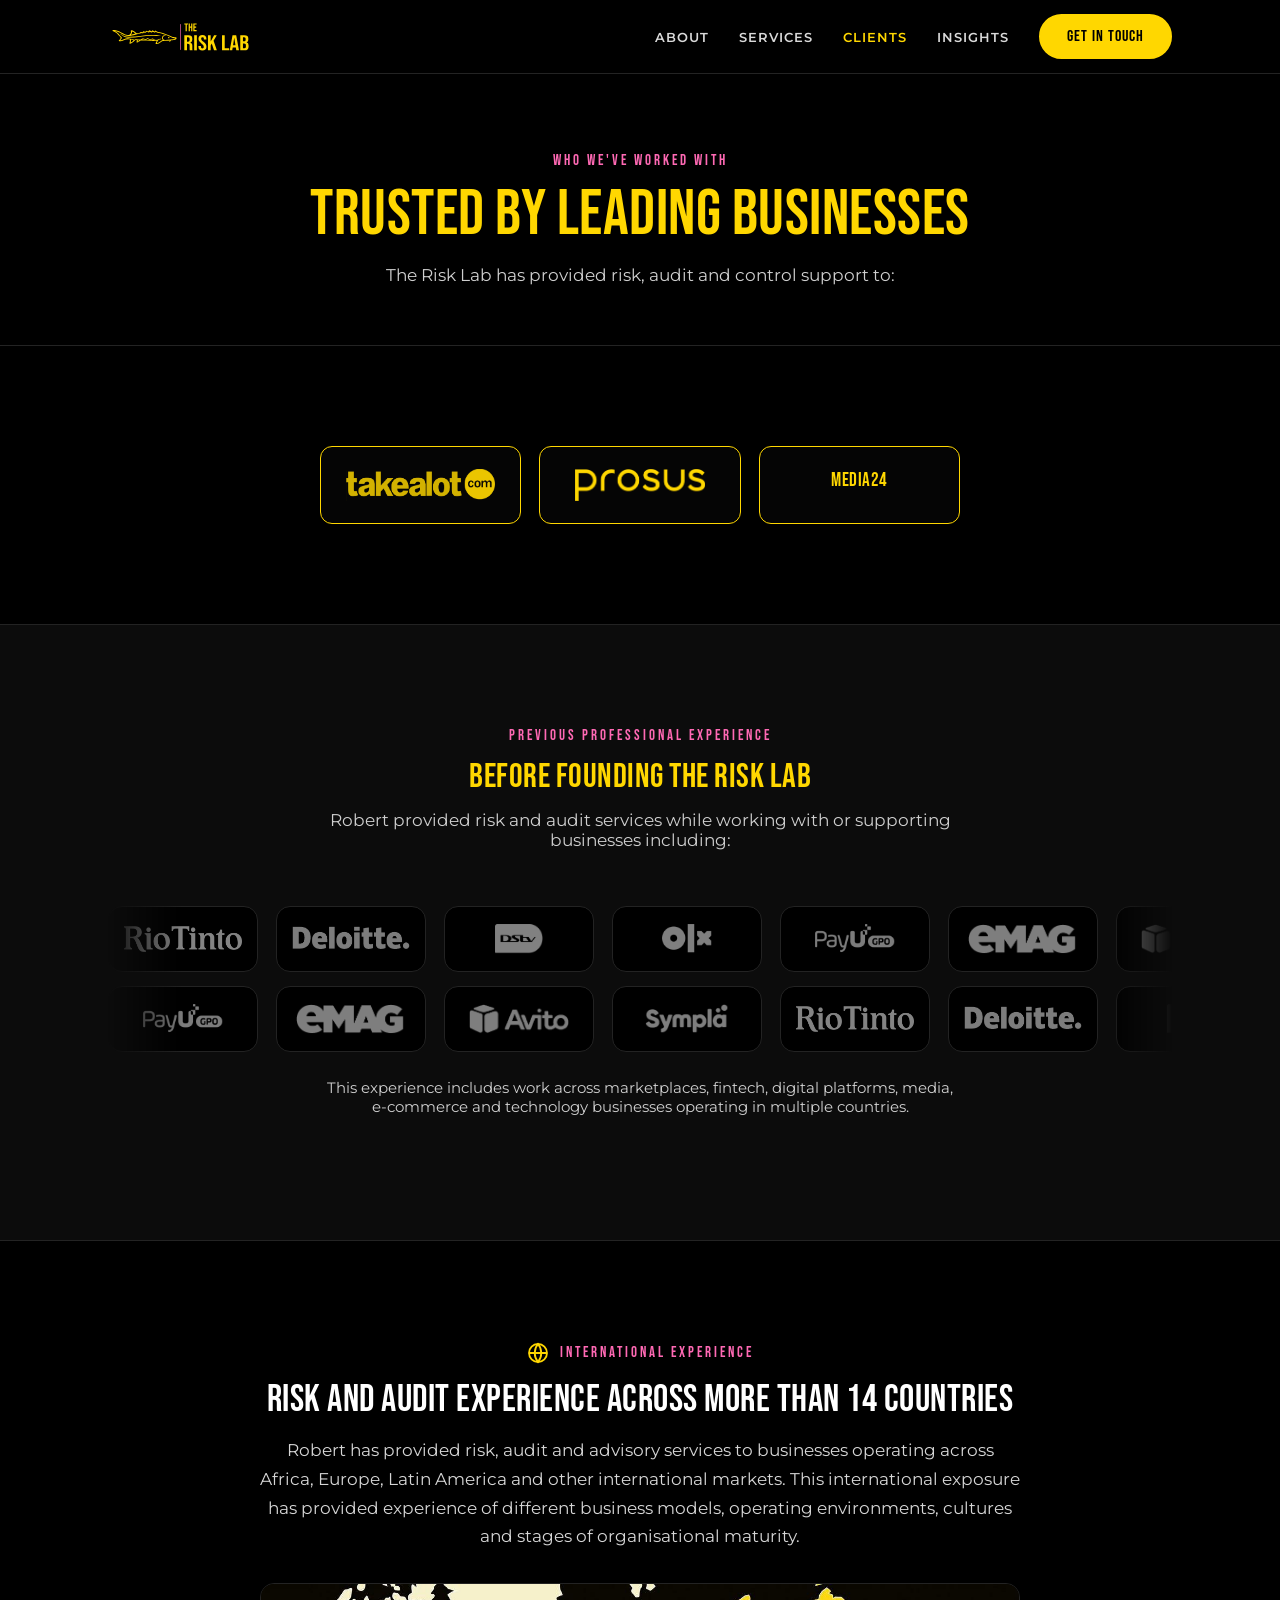
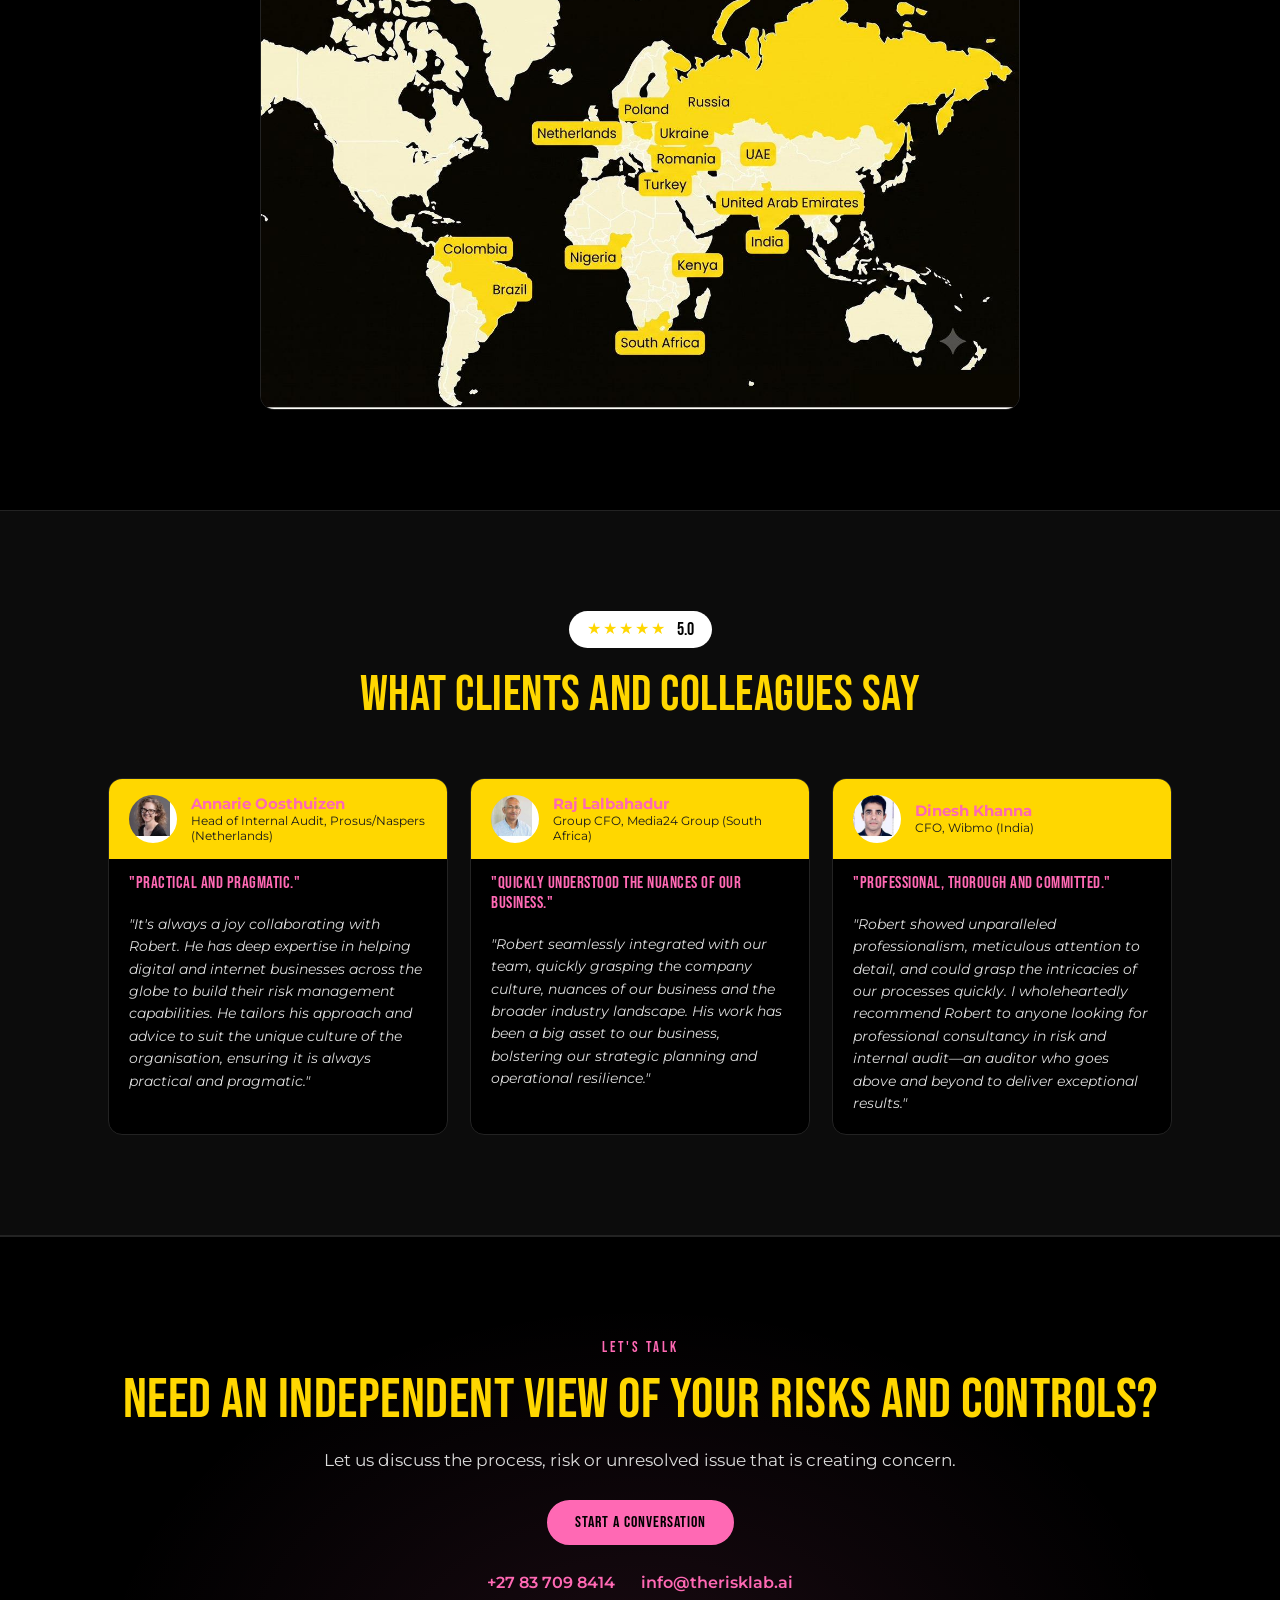
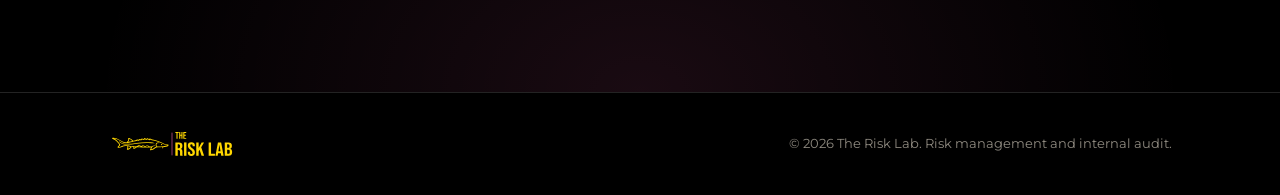
<file: clients.html>
<!DOCTYPE html>
<html lang="en">
<head>
<meta charset="UTF-8">
<meta name="viewport" content="width=device-width, initial-scale=1.0">
<title>Clients | The Risk Lab</title>
<meta name="description" content="Trusted by leading businesses — risk, audit and control support for Takealot, Prosus and Media24, backed by over 15 years of professional experience.">
<link rel="icon" type="image/png" sizes="32x32" href="assets/favicon-32.png">
<link rel="icon" type="image/png" sizes="48x48" href="assets/favicon-48.png">
<link rel="icon" type="image/png" sizes="192x192" href="assets/icon-192.png">
<link rel="apple-touch-icon" href="assets/apple-touch-icon.png">
<meta property="og:type" content="website">
<meta property="og:site_name" content="The Risk Lab">
<meta property="og:title" content="Clients | The Risk Lab">
<meta property="og:description" content="Trusted by leading businesses — risk, audit and control support for Takealot, Prosus and Media24, backed by over 15 years of professional experience.">
<meta property="og:image" content="https://therisklab.ai/assets/og-image.jpg">
<meta property="og:url" content="https://therisklab.ai/clients.html">
<meta name="twitter:card" content="summary_large_image">
<meta name="twitter:title" content="Clients | The Risk Lab">
<meta name="twitter:description" content="Trusted by leading businesses — risk, audit and control support for Takealot, Prosus and Media24, backed by over 15 years of professional experience.">
<meta name="twitter:image" content="https://therisklab.ai/assets/og-image.jpg">
<link rel="preconnect" href="https://fonts.googleapis.com">
<link rel="preconnect" href="https://fonts.gstatic.com" crossorigin>
<link href="https://fonts.googleapis.com/css2?family=Bebas+Neue&family=Montserrat:wght@400;600;700&display=swap" rel="stylesheet">
<link rel="canonical" href="https://therisklab.ai/clients.html">
<link rel="stylesheet" href="style.css?v=5">
<link rel="stylesheet" href="components.css?v=2">
</head>
<body>

<header>
  <nav class="wrap">
    <a class="brand" href="index.html"><img src="assets/logo-horizontal.svg" alt="The Risk Lab"></a>
    <div class="nav-links" id="navLinks">
      <a class="nl" href="about.html" onclick="closeMenu()">About</a>
      <a class="nl" href="services.html" onclick="closeMenu()">Services</a>
      <a class="nl active" href="clients.html" onclick="closeMenu()">Clients</a>
      <a class="nl" href="/insights/" onclick="closeMenu()">Insights</a>
      <a class="btn" href="contact.html">Get in Touch</a>
    </div>
    <button class="menu-toggle" id="menuToggle" onclick="toggleMenu()" aria-label="Toggle menu" aria-expanded="false" aria-controls="navLinks">&#9776;</button>
  </nav>
</header>

<section class="page-hero">
  <div class="wrap">
    <span class="eyebrow">WHO WE'VE WORKED WITH</span>
    <h1>Trusted by leading businesses</h1>
    <p>The Risk Lab has provided risk, audit and control support to:</p>
  </div>
</section>

<section>
  <div class="wrap">
    <div class="logo-grid reveal" style="max-width:640px;margin:0 auto;grid-template-columns:repeat(3,1fr);">
      <a class="logo-chip has-logo" href="https://www.takealot.com" target="_blank" rel="noopener"><img src="assets/takealot-gold.png" alt="Takealot" loading="lazy"></a>
      <a class="logo-chip has-logo" href="https://www.prosus.com" target="_blank" rel="noopener"><img src="assets/prosus-gold.png" alt="Prosus" loading="lazy"></a>
      <a class="logo-chip" href="https://www.media24.com" target="_blank" rel="noopener">Media24</a>
    </div>
  </div>
</section>

<section style="background:var(--panel);border-top:1px solid var(--border);border-bottom:1px solid var(--border);">
  <div class="wrap">
    <div class="section-head reveal">
      <span class="eyebrow">PREVIOUS PROFESSIONAL EXPERIENCE</span>
      <h2 style="font-size:clamp(24px,3vw,34px);">Before founding The Risk Lab</h2>
      <p>Robert provided risk and audit services while working with or supporting businesses including:</p>
    </div>
    <div class="logo-marquee-stack reveal" role="group" aria-label="Organisations Robert has worked with or supported">
      <div class="logo-marquee">
        <div class="logo-marquee__track">
          <div class="logo-marquee__set">
            <a class="logo-marquee__item" href="https://www.riotinto.com/" target="_blank" rel="noopener"><img src="assets/riotinto-experience-grey.png" alt="Rio Tinto" loading="lazy"></a>
            <a class="logo-marquee__item" href="https://www.deloitte.com/za/en.html" target="_blank" rel="noopener"><img src="assets/deloitte-experience-grey.png?v=2" alt="Deloitte" loading="lazy"></a>
            <a class="logo-marquee__item" href="https://www.dstv.com" target="_blank" rel="noopener"><img src="assets/dstv-experience-grey.png?v=2" alt="DStv" loading="lazy"></a>
            <a class="logo-marquee__item" href="https://www.olx.com" target="_blank" rel="noopener"><img src="assets/olx-experience-grey.png?v=2" alt="OLX" loading="lazy"></a>
            <a class="logo-marquee__item" href="https://www.payu.com" target="_blank" rel="noopener"><img src="assets/payu-experience-grey.png?v=2" alt="PayU" loading="lazy"></a>
            <a class="logo-marquee__item" href="https://www.emag.ro/" target="_blank" rel="noopener"><img src="assets/emag-experience-grey.png?v=2" alt="eMAG" loading="lazy"></a>
            <a class="logo-marquee__item" href="https://www.avito.ma/" target="_blank" rel="noopener"><img src="assets/avito-experience-grey.png?v=2" alt="Avito" loading="lazy"></a>
            <a class="logo-marquee__item" href="https://www.sympla.com.br/" target="_blank" rel="noopener"><img src="assets/sympla-experience-grey.png?v=2" alt="Sympla" loading="lazy"></a>
          </div>
          <div class="logo-marquee__set logo-marquee__set--dup" aria-hidden="true">
            <a class="logo-marquee__item" href="https://www.riotinto.com/" target="_blank" rel="noopener" tabindex="-1"><img src="assets/riotinto-experience-grey.png" alt="" loading="lazy"></a>
            <a class="logo-marquee__item" href="https://www.deloitte.com/za/en.html" target="_blank" rel="noopener" tabindex="-1"><img src="assets/deloitte-experience-grey.png?v=2" alt="" loading="lazy"></a>
            <a class="logo-marquee__item" href="https://www.dstv.com" target="_blank" rel="noopener" tabindex="-1"><img src="assets/dstv-experience-grey.png?v=2" alt="" loading="lazy"></a>
            <a class="logo-marquee__item" href="https://www.olx.com" target="_blank" rel="noopener" tabindex="-1"><img src="assets/olx-experience-grey.png?v=2" alt="" loading="lazy"></a>
            <a class="logo-marquee__item" href="https://www.payu.com" target="_blank" rel="noopener" tabindex="-1"><img src="assets/payu-experience-grey.png?v=2" alt="" loading="lazy"></a>
            <a class="logo-marquee__item" href="https://www.emag.ro/" target="_blank" rel="noopener" tabindex="-1"><img src="assets/emag-experience-grey.png?v=2" alt="" loading="lazy"></a>
            <a class="logo-marquee__item" href="https://www.avito.ma/" target="_blank" rel="noopener" tabindex="-1"><img src="assets/avito-experience-grey.png?v=2" alt="" loading="lazy"></a>
            <a class="logo-marquee__item" href="https://www.sympla.com.br/" target="_blank" rel="noopener" tabindex="-1"><img src="assets/sympla-experience-grey.png?v=2" alt="" loading="lazy"></a>
          </div>
        </div>
      </div>
      <div class="logo-marquee" aria-hidden="true">
        <div class="logo-marquee__track logo-marquee__track--reverse">
          <div class="logo-marquee__set">
            <a class="logo-marquee__item" href="https://www.payu.com" target="_blank" rel="noopener" tabindex="-1"><img src="assets/payu-experience-grey.png?v=2" alt="" loading="lazy"></a>
            <a class="logo-marquee__item" href="https://www.emag.ro/" target="_blank" rel="noopener" tabindex="-1"><img src="assets/emag-experience-grey.png?v=2" alt="" loading="lazy"></a>
            <a class="logo-marquee__item" href="https://www.avito.ma/" target="_blank" rel="noopener" tabindex="-1"><img src="assets/avito-experience-grey.png?v=2" alt="" loading="lazy"></a>
            <a class="logo-marquee__item" href="https://www.sympla.com.br/" target="_blank" rel="noopener" tabindex="-1"><img src="assets/sympla-experience-grey.png?v=2" alt="" loading="lazy"></a>
            <a class="logo-marquee__item" href="https://www.riotinto.com/" target="_blank" rel="noopener" tabindex="-1"><img src="assets/riotinto-experience-grey.png" alt="" loading="lazy"></a>
            <a class="logo-marquee__item" href="https://www.deloitte.com/za/en.html" target="_blank" rel="noopener" tabindex="-1"><img src="assets/deloitte-experience-grey.png?v=2" alt="" loading="lazy"></a>
            <a class="logo-marquee__item" href="https://www.dstv.com" target="_blank" rel="noopener" tabindex="-1"><img src="assets/dstv-experience-grey.png?v=2" alt="" loading="lazy"></a>
            <a class="logo-marquee__item" href="https://www.olx.com" target="_blank" rel="noopener" tabindex="-1"><img src="assets/olx-experience-grey.png?v=2" alt="" loading="lazy"></a>
          </div>
          <div class="logo-marquee__set logo-marquee__set--dup">
            <a class="logo-marquee__item" href="https://www.payu.com" target="_blank" rel="noopener" tabindex="-1"><img src="assets/payu-experience-grey.png?v=2" alt="" loading="lazy"></a>
            <a class="logo-marquee__item" href="https://www.emag.ro/" target="_blank" rel="noopener" tabindex="-1"><img src="assets/emag-experience-grey.png?v=2" alt="" loading="lazy"></a>
            <a class="logo-marquee__item" href="https://www.avito.ma/" target="_blank" rel="noopener" tabindex="-1"><img src="assets/avito-experience-grey.png?v=2" alt="" loading="lazy"></a>
            <a class="logo-marquee__item" href="https://www.sympla.com.br/" target="_blank" rel="noopener" tabindex="-1"><img src="assets/sympla-experience-grey.png?v=2" alt="" loading="lazy"></a>
            <a class="logo-marquee__item" href="https://www.riotinto.com/" target="_blank" rel="noopener" tabindex="-1"><img src="assets/riotinto-experience-grey.png" alt="" loading="lazy"></a>
            <a class="logo-marquee__item" href="https://www.deloitte.com/za/en.html" target="_blank" rel="noopener" tabindex="-1"><img src="assets/deloitte-experience-grey.png?v=2" alt="" loading="lazy"></a>
            <a class="logo-marquee__item" href="https://www.dstv.com" target="_blank" rel="noopener" tabindex="-1"><img src="assets/dstv-experience-grey.png?v=2" alt="" loading="lazy"></a>
            <a class="logo-marquee__item" href="https://www.olx.com" target="_blank" rel="noopener" tabindex="-1"><img src="assets/olx-experience-grey.png?v=2" alt="" loading="lazy"></a>
          </div>
        </div>
      </div>
    </div>
    <p class="experience-note reveal" style="margin-top:26px;">This experience includes work across marketplaces, fintech, digital platforms, media, e-commerce and technology businesses operating in multiple countries.</p>
  </div>
</section>

<section>
  <div class="wrap">
    <div class="text-block reveal">
      <div class="eyebrow-icon-row">
        <svg viewBox="0 0 24 24" fill="none" stroke="#FFD700" stroke-width="1.8"><circle cx="12" cy="12" r="9"/><path d="M3 12h18M12 3a14 14 0 0 1 0 18 14 14 0 0 1 0-18z"/></svg>
        <span class="eyebrow">INTERNATIONAL EXPERIENCE</span>
      </div>
      <h2 style="font-size:clamp(26px,3.4vw,38px);color:var(--white);">Risk and audit experience across more than 14 countries</h2>
      <p>Robert has provided risk, audit and advisory services to businesses operating across Africa, Europe, Latin America and other international markets. This international exposure has provided experience of different business models, operating environments, cultures and stages of organisational maturity.</p>
      <img class="world-map" src="assets/world-map.jpg" alt="Map of countries where The Risk Lab has provided risk and audit services" loading="lazy">
    </div>
  </div>
</section>

<section style="background:var(--panel);border-top:1px solid var(--border);border-bottom:1px solid var(--border);">
  <div class="wrap">
    <div class="section-head reveal">
      <span class="rating"><span class="stars">&#9733;&#9733;&#9733;&#9733;&#9733;</span> 5.0</span>
      <h2>What clients and colleagues say</h2>
    </div>
    <div class="testi-grid reveal">
      <div class="testi-card">
        <div class="testi-head">
          <div class="avatar"><img src="assets/annarie.jpg" alt="Annarie Oosthuizen" loading="lazy"></div>
          <div class="who"><b>Annarie Oosthuizen</b><span>Head of Internal Audit, Prosus/Naspers (Netherlands)</span></div>
        </div>
        <div class="testi-highlight">"Practical and pragmatic."</div>
        <div class="testi-body">"It's always a joy collaborating with Robert. He has deep expertise in helping digital and internet businesses across the globe to build their risk management capabilities. He tailors his approach and advice to suit the unique culture of the organisation, ensuring it is always practical and pragmatic."</div>
      </div>
      <div class="testi-card">
        <div class="testi-head">
          <div class="avatar"><img src="assets/raj.jpg" alt="Raj Lalbahadur" loading="lazy"></div>
          <div class="who"><b>Raj Lalbahadur</b><span>Group CFO, Media24 Group (South Africa)</span></div>
        </div>
        <div class="testi-highlight">"Quickly understood the nuances of our business."</div>
        <div class="testi-body">"Robert seamlessly integrated with our team, quickly grasping the company culture, nuances of our business and the broader industry landscape. His work has been a big asset to our business, bolstering our strategic planning and operational resilience."</div>
      </div>
      <div class="testi-card">
        <div class="testi-head">
          <div class="avatar"><img src="assets/dinesh.jpg" alt="Dinesh Khanna" loading="lazy"></div>
          <div class="who"><b>Dinesh Khanna</b><span>CFO, Wibmo (India)</span></div>
        </div>
        <div class="testi-highlight">"Professional, thorough and committed."</div>
        <div class="testi-body">"Robert showed unparalleled professionalism, meticulous attention to detail, and could grasp the intricacies of our processes quickly. I wholeheartedly recommend Robert to anyone looking for professional consultancy in risk and internal audit—an auditor who goes above and beyond to deliver exceptional results."</div>
      </div>
    </div>
  </div>
</section>

<section class="cta">
  <div class="wrap">
    <span class="eyebrow reveal">LET'S TALK</span>
    <h2 class="reveal">Need an independent view of your risks and controls?</h2>
    <p class="reveal">Let us discuss the process, risk or unresolved issue that is creating concern.</p>
    <div class="hero-ctas reveal">
      <a class="btn pink" href="contact.html">Start a conversation</a>
    </div>
    <div class="cta-contacts reveal">
      <a href="tel:+27837098414">+27 83 709 8414</a>
      <a href="mailto:info@therisklab.ai">info@therisklab.ai</a>
    </div>
  </div>
</section>

<footer>
  <div class="wrap">
    <a class="fbrand" href="index.html"><img src="assets/logo-horizontal.svg" alt="The Risk Lab"></a>
    <small>&copy; 2026 The Risk Lab. Risk management and internal audit.</small>
  </div>
</footer>

<script src="script.js?v=4"></script>
</body>
</html>
</file>
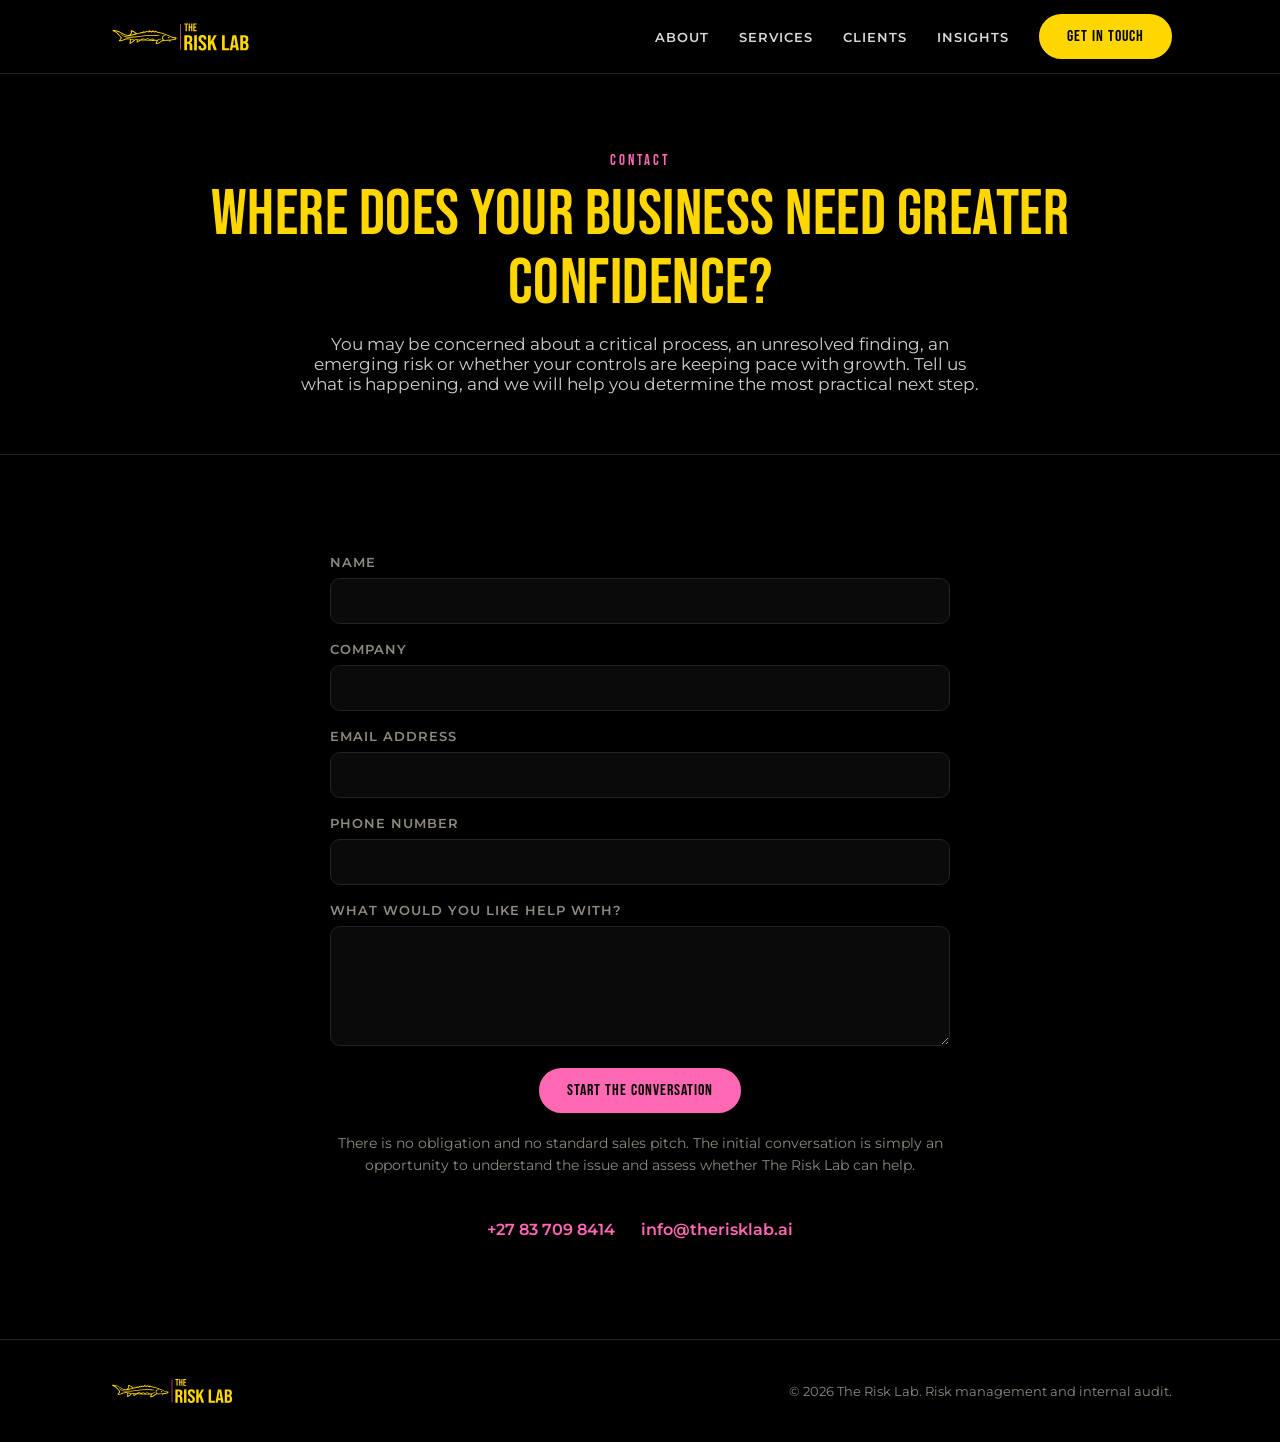
<file: contact.html>
<!DOCTYPE html>
<html lang="en">
<head>
<meta charset="UTF-8">
<meta name="viewport" content="width=device-width, initial-scale=1.0">
<title>Contact | The Risk Lab</title>
<meta name="description" content="Tell us what is happening, and we will help you determine the most practical next step. No obligation, no standard sales pitch.">
<link rel="icon" type="image/png" sizes="32x32" href="assets/favicon-32.png">
<link rel="icon" type="image/png" sizes="48x48" href="assets/favicon-48.png">
<link rel="icon" type="image/png" sizes="192x192" href="assets/icon-192.png">
<link rel="apple-touch-icon" href="assets/apple-touch-icon.png">
<meta property="og:type" content="website">
<meta property="og:site_name" content="The Risk Lab">
<meta property="og:title" content="Contact | The Risk Lab">
<meta property="og:description" content="Tell us what is happening, and we will help you determine the most practical next step. No obligation, no standard sales pitch.">
<meta property="og:image" content="https://therisklab.ai/assets/og-image.jpg">
<meta property="og:url" content="https://therisklab.ai/contact.html">
<meta name="twitter:card" content="summary_large_image">
<meta name="twitter:title" content="Contact | The Risk Lab">
<meta name="twitter:description" content="Tell us what is happening, and we will help you determine the most practical next step. No obligation, no standard sales pitch.">
<meta name="twitter:image" content="https://therisklab.ai/assets/og-image.jpg">
<link rel="preconnect" href="https://fonts.googleapis.com">
<link rel="preconnect" href="https://fonts.gstatic.com" crossorigin>
<link href="https://fonts.googleapis.com/css2?family=Bebas+Neue&family=Montserrat:wght@400;600;700&display=swap" rel="stylesheet">
<link rel="canonical" href="https://therisklab.ai/contact.html">
<link rel="stylesheet" href="style.css?v=5">
</head>
<body>

<header>
  <nav class="wrap">
    <a class="brand" href="index.html"><img src="assets/logo-horizontal.svg" alt="The Risk Lab"></a>
    <div class="nav-links" id="navLinks">
      <a class="nl" href="about.html" onclick="closeMenu()">About</a>
      <a class="nl" href="services.html" onclick="closeMenu()">Services</a>
      <a class="nl" href="clients.html" onclick="closeMenu()">Clients</a>
      <a class="nl" href="/insights/" onclick="closeMenu()">Insights</a>
      <a class="btn" href="contact.html">Get in Touch</a>
    </div>
    <button class="menu-toggle" id="menuToggle" onclick="toggleMenu()" aria-label="Toggle menu" aria-expanded="false" aria-controls="navLinks">&#9776;</button>
  </nav>
</header>

<section class="page-hero">
  <div class="wrap">
    <span class="eyebrow">CONTACT</span>
    <h1>Where does your business need greater confidence?</h1>
    <p>You may be concerned about a critical process, an unresolved finding, an emerging risk or whether your controls are keeping pace with growth. Tell us what is happening, and we will help you determine the most practical next step.</p>
  </div>
</section>

<section>
  <div class="wrap">
    <form class="contact-form reveal" name="contact" method="POST" action="/thank-you.html" data-netlify="true" netlify-honeypot="bot-field">
      <input type="hidden" name="form-name" value="contact">
      <input type="hidden" name="subject" value="New website enquiry from The Risk Lab site">
      <p class="hp-field"><label>Don't fill this out: <input name="bot-field"></label></p>

      <div class="form-row">
        <label for="name">Name</label>
        <input type="text" id="name" name="name" required>
      </div>
      <div class="form-row">
        <label for="company">Company</label>
        <input type="text" id="company" name="company" required>
      </div>
      <div class="form-row">
        <label for="email">Email address</label>
        <input type="email" id="email" name="email" required>
      </div>
      <div class="form-row">
        <label for="phone">Phone number</label>
        <input type="tel" id="phone" name="phone" required>
      </div>
      <div class="form-row">
        <label for="message">What would you like help with?</label>
        <textarea id="message" name="message" required></textarea>
      </div>
      <div class="hero-ctas">
        <button type="submit" class="btn pink" style="border:2px solid var(--pink);cursor:pointer;">Start the conversation</button>
      </div>
      <p class="form-note">There is no obligation and no standard sales pitch. The initial conversation is simply an opportunity to understand the issue and assess whether The Risk Lab can help.</p>
    </form>

    <div class="cta-contacts reveal" style="margin-top:44px;">
      <a href="tel:+27837098414">+27 83 709 8414</a>
      <a href="mailto:info@therisklab.ai">info@therisklab.ai</a>
    </div>
  </div>
</section>

<footer>
  <div class="wrap">
    <a class="fbrand" href="index.html"><img src="assets/logo-horizontal.svg" alt="The Risk Lab"></a>
    <small>&copy; 2026 The Risk Lab. Risk management and internal audit.</small>
  </div>
</footer>

<script src="script.js?v=4"></script>
</body>
</html>
</file>
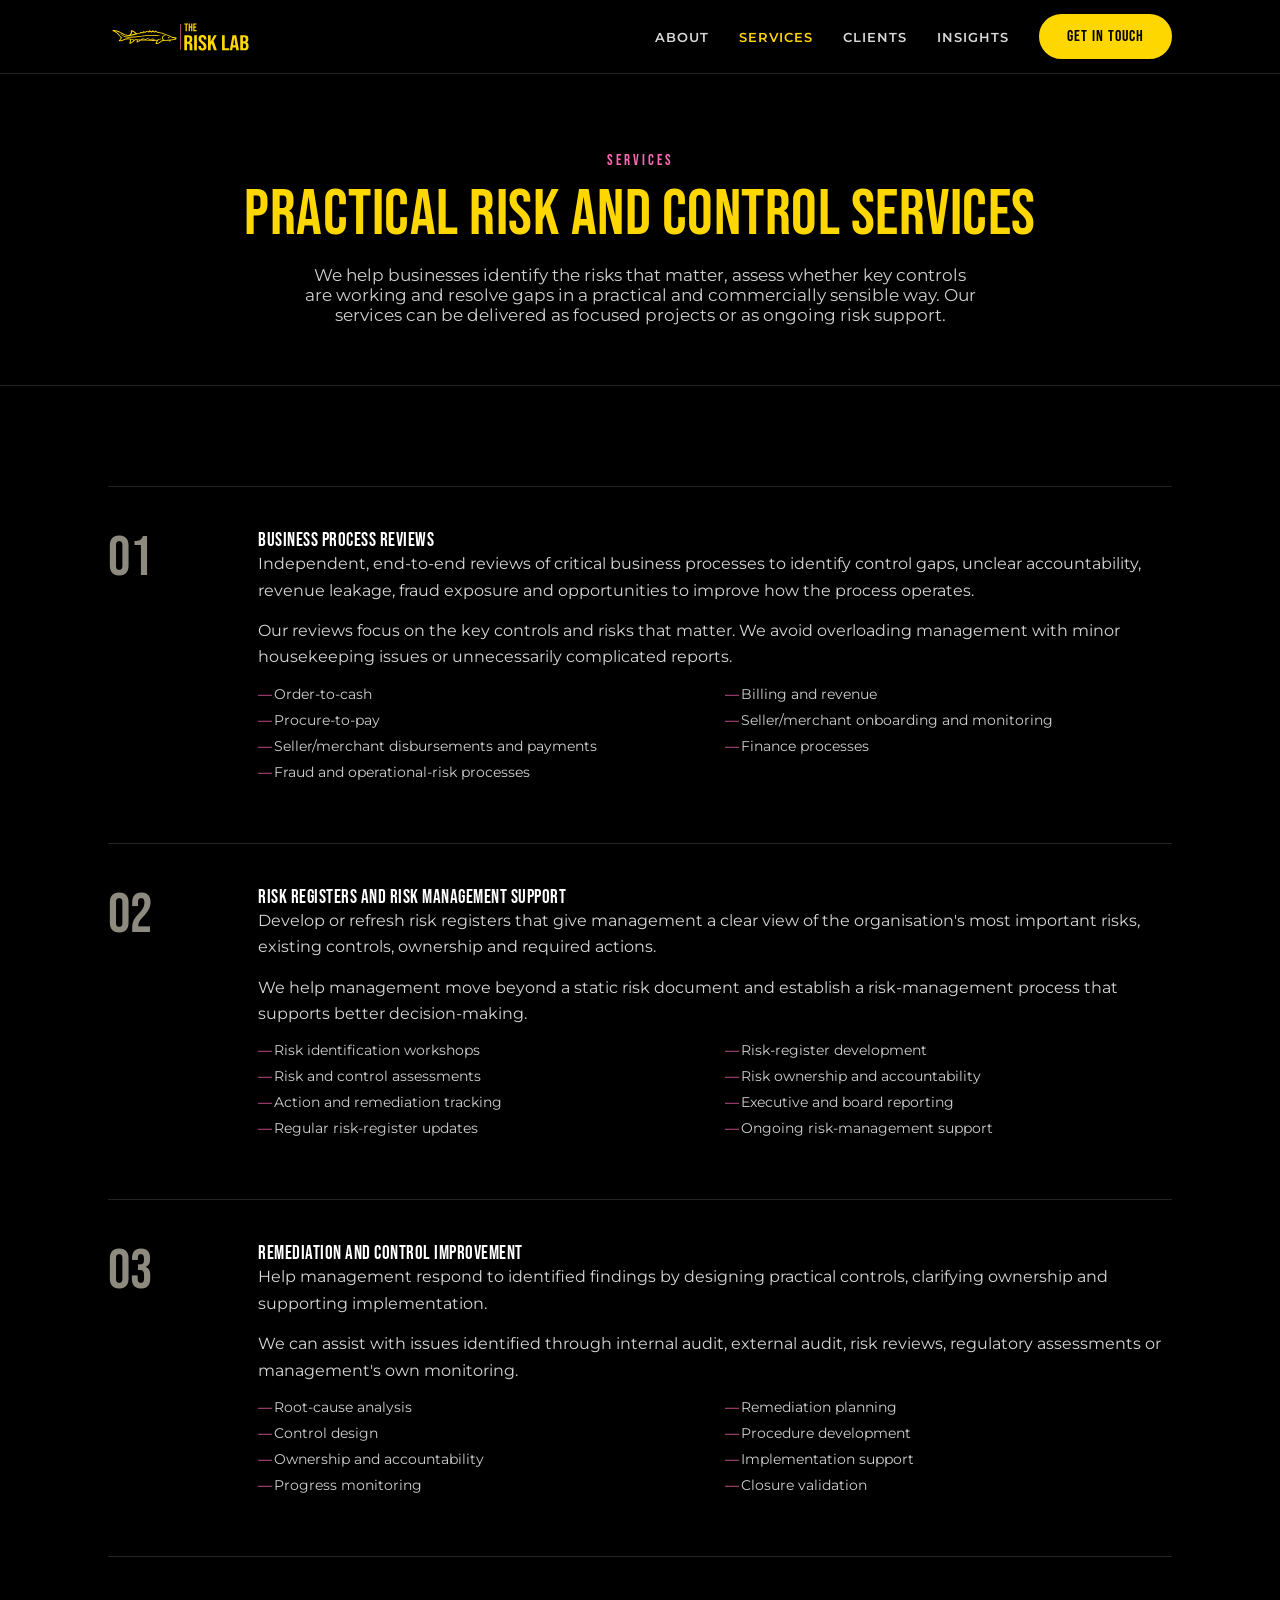
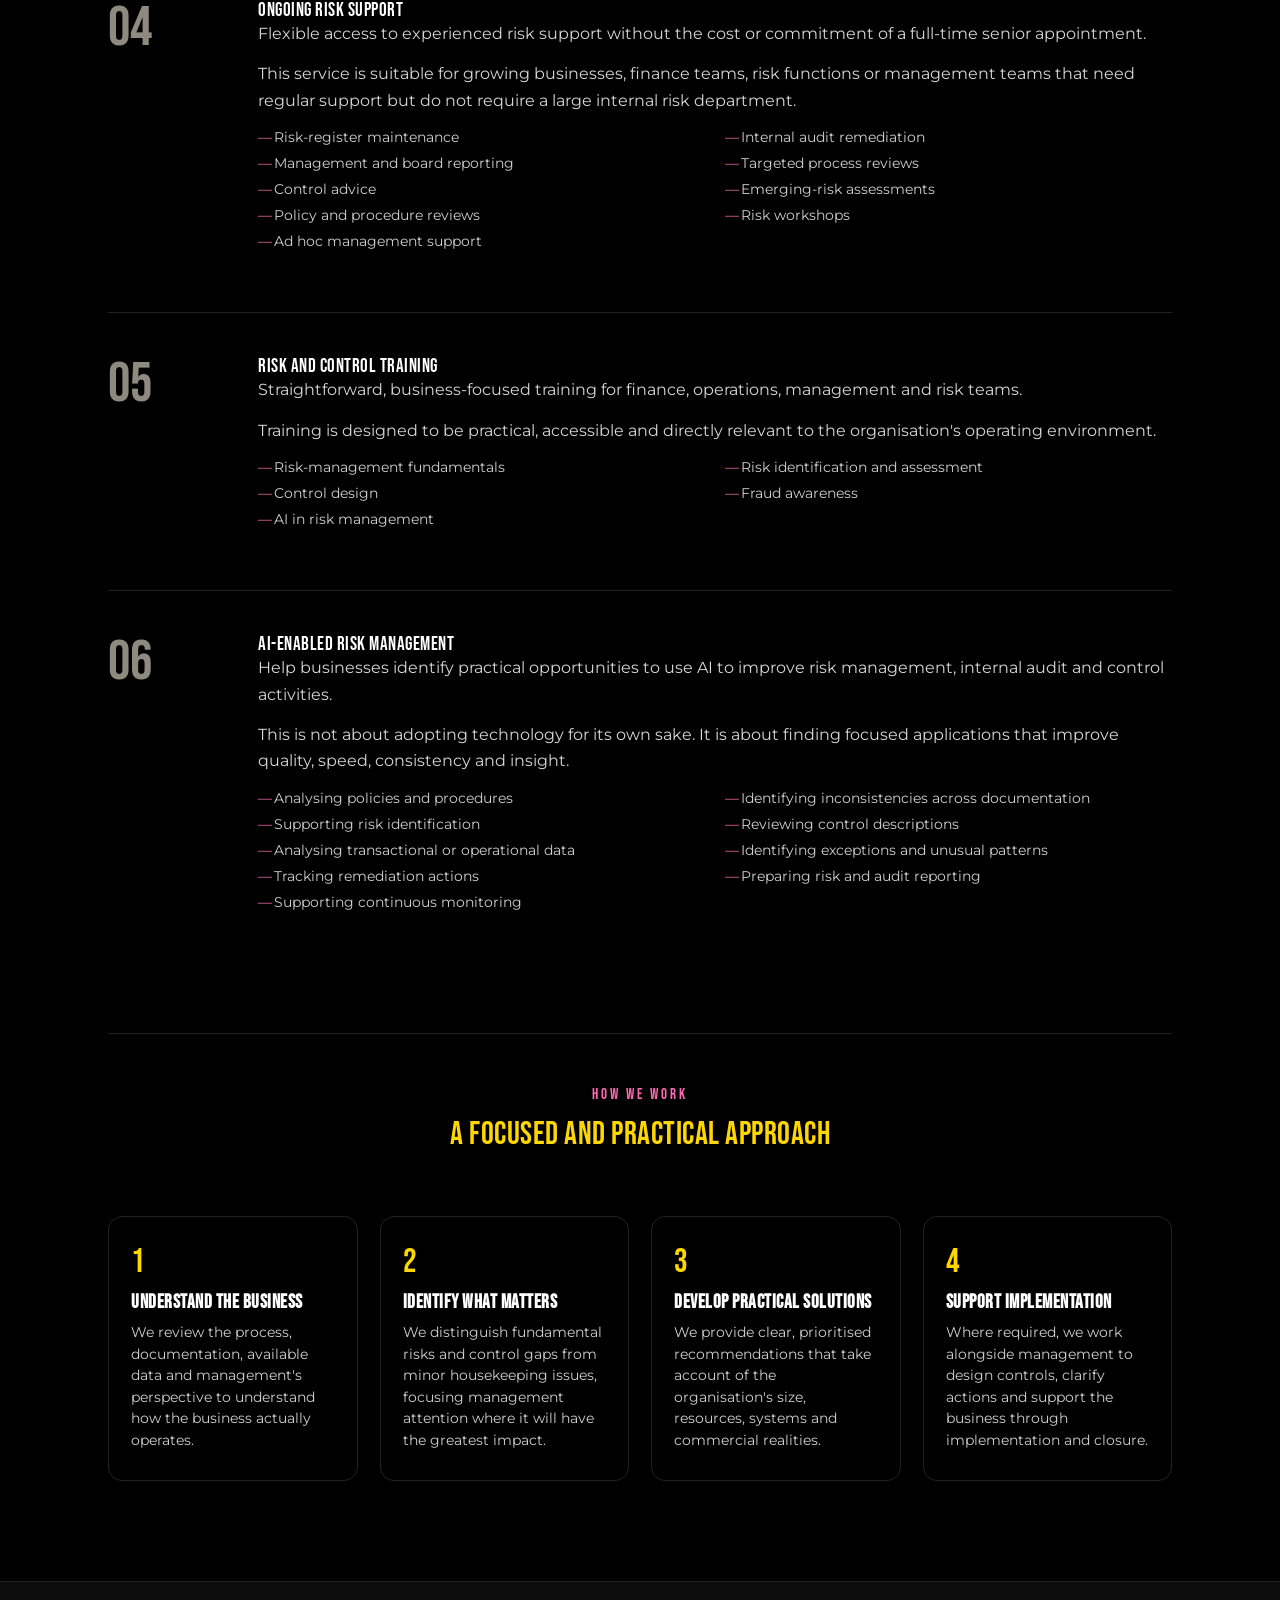
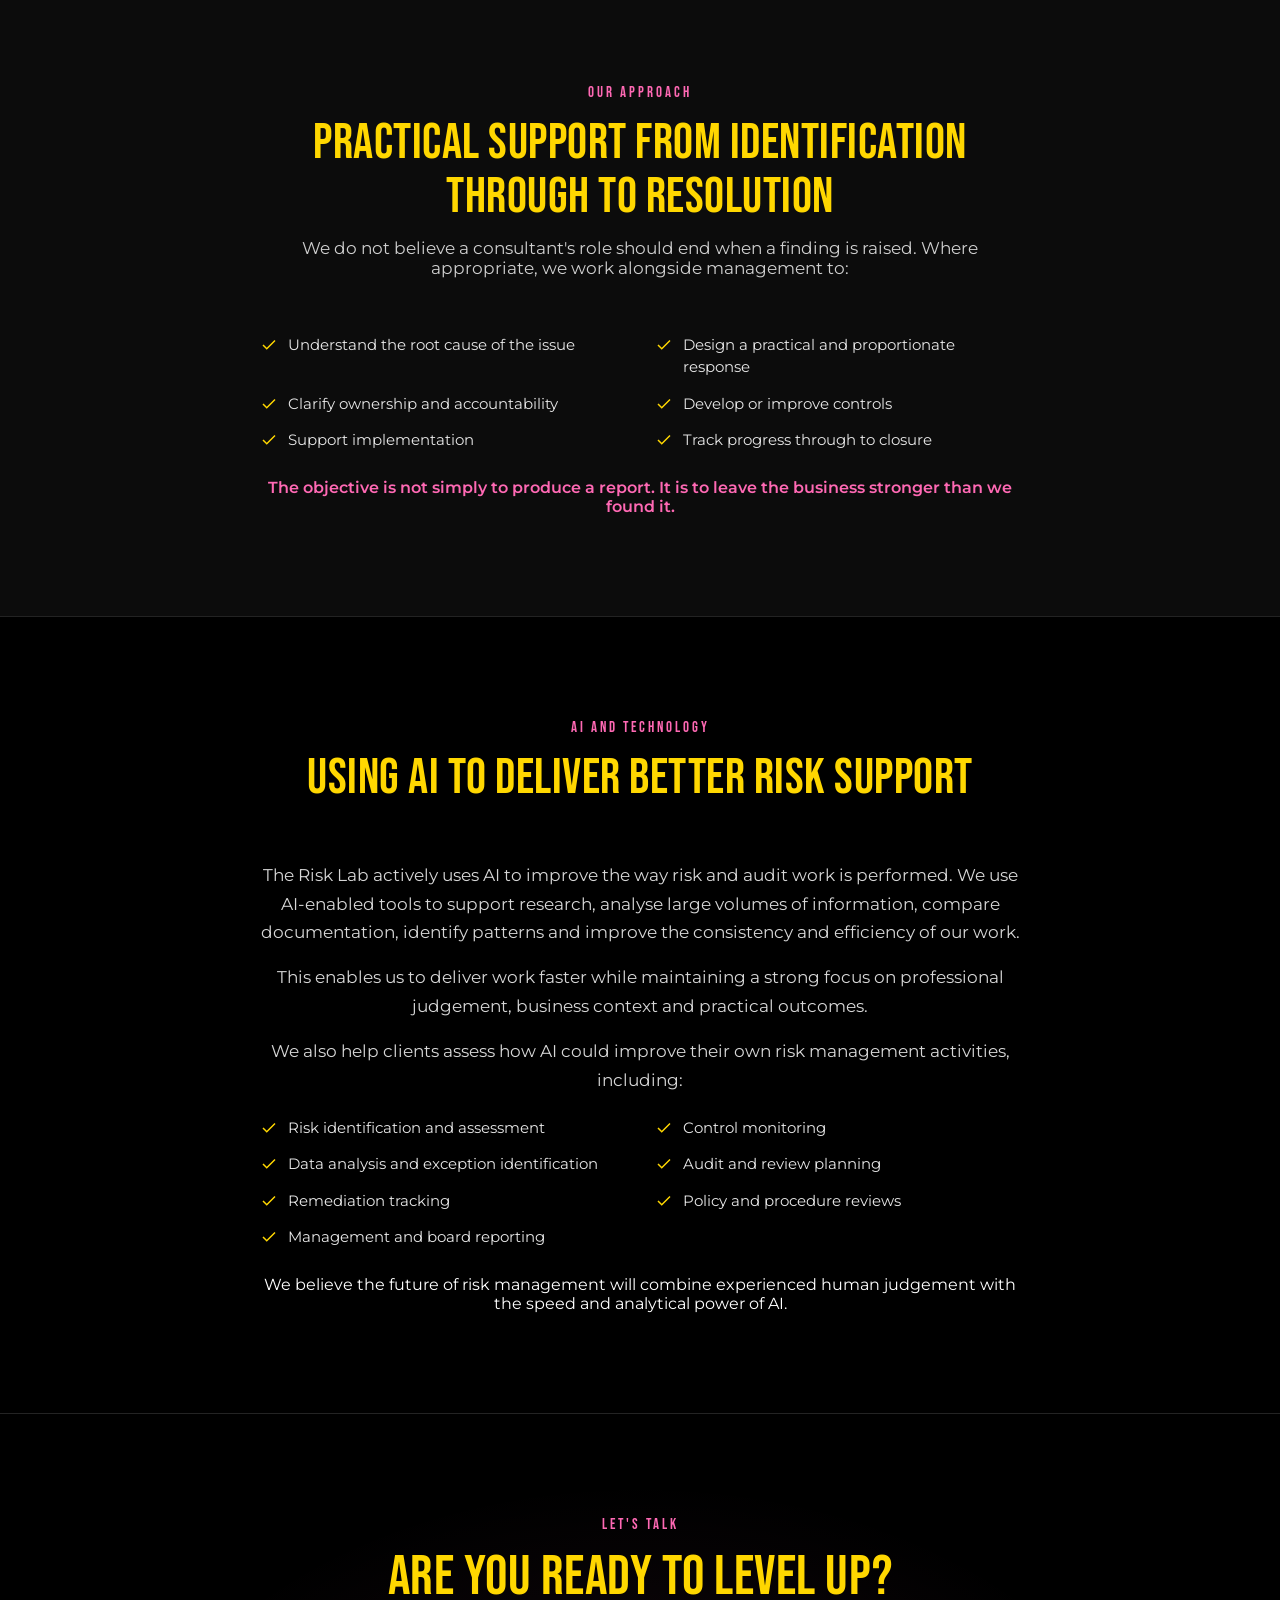
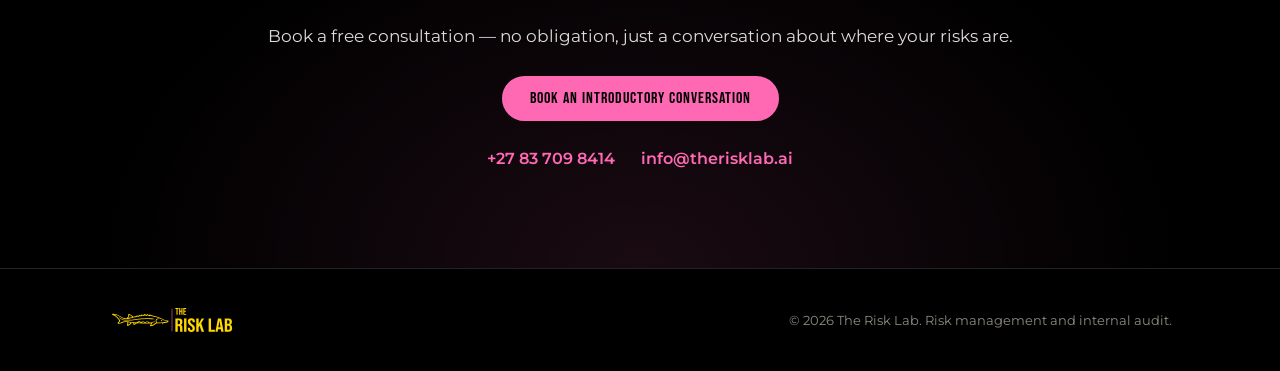
<file: services.html>
<!DOCTYPE html>
<html lang="en">
<head>
<meta charset="UTF-8">
<meta name="viewport" content="width=device-width, initial-scale=1.0">
<title>Services | The Risk Lab</title>
<meta name="description" content="Practical risk and control services — business process reviews, risk registers, remediation support, ongoing risk support, training and AI-enabled risk management.">
<link rel="icon" type="image/png" sizes="32x32" href="assets/favicon-32.png">
<link rel="icon" type="image/png" sizes="48x48" href="assets/favicon-48.png">
<link rel="icon" type="image/png" sizes="192x192" href="assets/icon-192.png">
<link rel="apple-touch-icon" href="assets/apple-touch-icon.png">
<meta property="og:type" content="website">
<meta property="og:site_name" content="The Risk Lab">
<meta property="og:title" content="Services | The Risk Lab">
<meta property="og:description" content="Practical risk and control services — business process reviews, risk registers, remediation support, ongoing risk support, training and AI-enabled risk management.">
<meta property="og:image" content="https://therisklab.ai/assets/og-image.jpg">
<meta property="og:url" content="https://therisklab.ai/services.html">
<meta name="twitter:card" content="summary_large_image">
<meta name="twitter:title" content="Services | The Risk Lab">
<meta name="twitter:description" content="Practical risk and control services — business process reviews, risk registers, remediation support, ongoing risk support, training and AI-enabled risk management.">
<meta name="twitter:image" content="https://therisklab.ai/assets/og-image.jpg">
<link rel="preconnect" href="https://fonts.googleapis.com">
<link rel="preconnect" href="https://fonts.gstatic.com" crossorigin>
<link href="https://fonts.googleapis.com/css2?family=Bebas+Neue&family=Montserrat:wght@400;600;700&display=swap" rel="stylesheet">
<link rel="canonical" href="https://therisklab.ai/services.html">
<link rel="stylesheet" href="style.css?v=5">
</head>
<body>

<header>
  <nav class="wrap">
    <a class="brand" href="index.html"><img src="assets/logo-horizontal.svg" alt="The Risk Lab"></a>
    <div class="nav-links" id="navLinks">
      <a class="nl" href="about.html" onclick="closeMenu()">About</a>
      <a class="nl active" href="services.html" onclick="closeMenu()">Services</a>
      <a class="nl" href="clients.html" onclick="closeMenu()">Clients</a>
      <a class="nl" href="/insights/" onclick="closeMenu()">Insights</a>
      <a class="btn" href="contact.html">Get in Touch</a>
    </div>
    <button class="menu-toggle" id="menuToggle" onclick="toggleMenu()" aria-label="Toggle menu" aria-expanded="false" aria-controls="navLinks">&#9776;</button>
  </nav>
</header>

<section class="page-hero">
  <div class="wrap">
    <span class="eyebrow">SERVICES</span>
    <h1>Practical risk and control services</h1>
    <p>We help businesses identify the risks that matter, assess whether key controls are working and resolve gaps in a practical and commercially sensible way. Our services can be delivered as focused projects or as ongoing risk support.</p>
  </div>
</section>

<section id="services">
  <div class="wrap">

    <div class="service-block reveal">
      <div class="sb-head"><span class="sb-num">01</span></div>
      <div class="sb-body">
        <h3>Business Process Reviews</h3>
        <p>Independent, end-to-end reviews of critical business processes to identify control gaps, unclear accountability, revenue leakage, fraud exposure and opportunities to improve how the process operates.</p>
        <p>Our reviews focus on the key controls and risks that matter. We avoid overloading management with minor housekeeping issues or unnecessarily complicated reports.</p>
        <ul class="sb-list">
          <li>Order-to-cash</li>
          <li>Billing and revenue</li>
          <li>Procure-to-pay</li>
          <li>Seller/merchant onboarding and monitoring</li>
          <li>Seller/merchant disbursements and payments</li>
          <li>Finance processes</li>
          <li>Fraud and operational-risk processes</li>
        </ul>
      </div>
    </div>

    <div class="service-block reveal">
      <div class="sb-head"><span class="sb-num">02</span></div>
      <div class="sb-body">
        <h3>Risk Registers and Risk Management Support</h3>
        <p>Develop or refresh risk registers that give management a clear view of the organisation's most important risks, existing controls, ownership and required actions.</p>
        <p>We help management move beyond a static risk document and establish a risk-management process that supports better decision-making.</p>
        <ul class="sb-list">
          <li>Risk identification workshops</li>
          <li>Risk-register development</li>
          <li>Risk and control assessments</li>
          <li>Risk ownership and accountability</li>
          <li>Action and remediation tracking</li>
          <li>Executive and board reporting</li>
          <li>Regular risk-register updates</li>
          <li>Ongoing risk-management support</li>
        </ul>
      </div>
    </div>

    <div class="service-block reveal">
      <div class="sb-head"><span class="sb-num">03</span></div>
      <div class="sb-body">
        <h3>Remediation and Control Improvement</h3>
        <p>Help management respond to identified findings by designing practical controls, clarifying ownership and supporting implementation.</p>
        <p>We can assist with issues identified through internal audit, external audit, risk reviews, regulatory assessments or management's own monitoring.</p>
        <ul class="sb-list">
          <li>Root-cause analysis</li>
          <li>Remediation planning</li>
          <li>Control design</li>
          <li>Procedure development</li>
          <li>Ownership and accountability</li>
          <li>Implementation support</li>
          <li>Progress monitoring</li>
          <li>Closure validation</li>
        </ul>
      </div>
    </div>

    <div class="service-block reveal">
      <div class="sb-head"><span class="sb-num">04</span></div>
      <div class="sb-body">
        <h3>Ongoing Risk Support</h3>
        <p>Flexible access to experienced risk support without the cost or commitment of a full-time senior appointment.</p>
        <p>This service is suitable for growing businesses, finance teams, risk functions or management teams that need regular support but do not require a large internal risk department.</p>
        <ul class="sb-list">
          <li>Risk-register maintenance</li>
          <li>Internal audit remediation</li>
          <li>Management and board reporting</li>
          <li>Targeted process reviews</li>
          <li>Control advice</li>
          <li>Emerging-risk assessments</li>
          <li>Policy and procedure reviews</li>
          <li>Risk workshops</li>
          <li>Ad hoc management support</li>
        </ul>
      </div>
    </div>

    <div class="service-block reveal">
      <div class="sb-head"><span class="sb-num">05</span></div>
      <div class="sb-body">
        <h3>Risk and Control Training</h3>
        <p>Straightforward, business-focused training for finance, operations, management and risk teams.</p>
        <p>Training is designed to be practical, accessible and directly relevant to the organisation's operating environment.</p>
        <ul class="sb-list">
          <li>Risk-management fundamentals</li>
          <li>Risk identification and assessment</li>
          <li>Control design</li>
          <li>Fraud awareness</li>
          <li>AI in risk management</li>
        </ul>
      </div>
    </div>

    <div class="service-block reveal">
      <div class="sb-head"><span class="sb-num">06</span></div>
      <div class="sb-body">
        <h3>AI-Enabled Risk Management</h3>
        <p>Help businesses identify practical opportunities to use AI to improve risk management, internal audit and control activities.</p>
        <p>This is not about adopting technology for its own sake. It is about finding focused applications that improve quality, speed, consistency and insight.</p>
        <ul class="sb-list">
          <li>Analysing policies and procedures</li>
          <li>Identifying inconsistencies across documentation</li>
          <li>Supporting risk identification</li>
          <li>Reviewing control descriptions</li>
          <li>Analysing transactional or operational data</li>
          <li>Identifying exceptions and unusual patterns</li>
          <li>Tracking remediation actions</li>
          <li>Preparing risk and audit reporting</li>
          <li>Supporting continuous monitoring</li>
        </ul>
      </div>
    </div>

    <div class="howwework reveal" style="grid-template-columns:1fr;">
      <div class="htitle" style="text-align:center;margin-bottom:34px;">
        <span class="eyebrow">HOW WE WORK</span>
        <h3 style="font-size:32px;">A focused and practical approach</h3>
      </div>
      <div class="step-grid">
        <div class="step-card">
          <div class="step-num">1</div>
          <h4>Understand the business</h4>
          <p>We review the process, documentation, available data and management's perspective to understand how the business actually operates.</p>
        </div>
        <div class="step-card">
          <div class="step-num">2</div>
          <h4>Identify what matters</h4>
          <p>We distinguish fundamental risks and control gaps from minor housekeeping issues, focusing management attention where it will have the greatest impact.</p>
        </div>
        <div class="step-card">
          <div class="step-num">3</div>
          <h4>Develop practical solutions</h4>
          <p>We provide clear, prioritised recommendations that take account of the organisation's size, resources, systems and commercial realities.</p>
        </div>
        <div class="step-card">
          <div class="step-num">4</div>
          <h4>Support implementation</h4>
          <p>Where required, we work alongside management to design controls, clarify actions and support the business through implementation and closure.</p>
        </div>
      </div>
    </div>

  </div>
</section>

<section style="background:var(--panel);border-top:1px solid var(--border);border-bottom:1px solid var(--border);">
  <div class="wrap">
    <div class="section-head reveal">
      <span class="eyebrow">OUR APPROACH</span>
      <h2>Practical support from identification through to resolution</h2>
      <p>We do not believe a consultant's role should end when a finding is raised. Where appropriate, we work alongside management to:</p>
    </div>
    <ul class="checklist reveal">
      <li><svg viewBox="0 0 24 24" fill="none" stroke="currentColor" stroke-width="2"><path d="M20 6L9 17l-5-5"/></svg>Understand the root cause of the issue</li>
      <li><svg viewBox="0 0 24 24" fill="none" stroke="currentColor" stroke-width="2"><path d="M20 6L9 17l-5-5"/></svg>Design a practical and proportionate response</li>
      <li><svg viewBox="0 0 24 24" fill="none" stroke="currentColor" stroke-width="2"><path d="M20 6L9 17l-5-5"/></svg>Clarify ownership and accountability</li>
      <li><svg viewBox="0 0 24 24" fill="none" stroke="currentColor" stroke-width="2"><path d="M20 6L9 17l-5-5"/></svg>Develop or improve controls</li>
      <li><svg viewBox="0 0 24 24" fill="none" stroke="currentColor" stroke-width="2"><path d="M20 6L9 17l-5-5"/></svg>Support implementation</li>
      <li><svg viewBox="0 0 24 24" fill="none" stroke="currentColor" stroke-width="2"><path d="M20 6L9 17l-5-5"/></svg>Track progress through to closure</li>
    </ul>
    <p class="text-block reveal" style="margin-top:26px;color:var(--pink);font-weight:600;">The objective is not simply to produce a report. It is to leave the business stronger than we found it.</p>
  </div>
</section>

<section>
  <div class="wrap">
    <div class="section-head reveal">
      <span class="eyebrow">AI AND TECHNOLOGY</span>
      <h2>Using AI to deliver better risk support</h2>
    </div>
    <div class="text-block reveal">
      <p>The Risk Lab actively uses AI to improve the way risk and audit work is performed. We use AI-enabled tools to support research, analyse large volumes of information, compare documentation, identify patterns and improve the consistency and efficiency of our work.</p>
      <p>This enables us to deliver work faster while maintaining a strong focus on professional judgement, business context and practical outcomes.</p>
      <p>We also help clients assess how AI could improve their own risk management activities, including:</p>
    </div>
    <ul class="checklist reveal" style="margin-top:22px;">
      <li><svg viewBox="0 0 24 24" fill="none" stroke="currentColor" stroke-width="2"><path d="M20 6L9 17l-5-5"/></svg>Risk identification and assessment</li>
      <li><svg viewBox="0 0 24 24" fill="none" stroke="currentColor" stroke-width="2"><path d="M20 6L9 17l-5-5"/></svg>Control monitoring</li>
      <li><svg viewBox="0 0 24 24" fill="none" stroke="currentColor" stroke-width="2"><path d="M20 6L9 17l-5-5"/></svg>Data analysis and exception identification</li>
      <li><svg viewBox="0 0 24 24" fill="none" stroke="currentColor" stroke-width="2"><path d="M20 6L9 17l-5-5"/></svg>Audit and review planning</li>
      <li><svg viewBox="0 0 24 24" fill="none" stroke="currentColor" stroke-width="2"><path d="M20 6L9 17l-5-5"/></svg>Remediation tracking</li>
      <li><svg viewBox="0 0 24 24" fill="none" stroke="currentColor" stroke-width="2"><path d="M20 6L9 17l-5-5"/></svg>Policy and procedure reviews</li>
      <li><svg viewBox="0 0 24 24" fill="none" stroke="currentColor" stroke-width="2"><path d="M20 6L9 17l-5-5"/></svg>Management and board reporting</li>
    </ul>
    <p class="text-block reveal" style="margin-top:26px;">We believe the future of risk management will combine experienced human judgement with the speed and analytical power of AI.</p>
  </div>
</section>

<section class="cta">
  <div class="wrap">
    <span class="eyebrow reveal">LET'S TALK</span>
    <h2 class="reveal">Are you ready to level up?</h2>
    <p class="reveal">Book a free consultation — no obligation, just a conversation about where your risks are.</p>
    <div class="hero-ctas reveal">
      <a class="btn pink" href="contact.html">Book an introductory conversation</a>
    </div>
    <div class="cta-contacts reveal">
      <a href="tel:+27837098414">+27 83 709 8414</a>
      <a href="mailto:info@therisklab.ai">info@therisklab.ai</a>
    </div>
  </div>
</section>

<footer>
  <div class="wrap">
    <a class="fbrand" href="index.html"><img src="assets/logo-horizontal.svg" alt="The Risk Lab"></a>
    <small>&copy; 2026 The Risk Lab. Risk management and internal audit.</small>
  </div>
</footer>

<script src="script.js?v=4"></script>
</body>
</html>
</file>
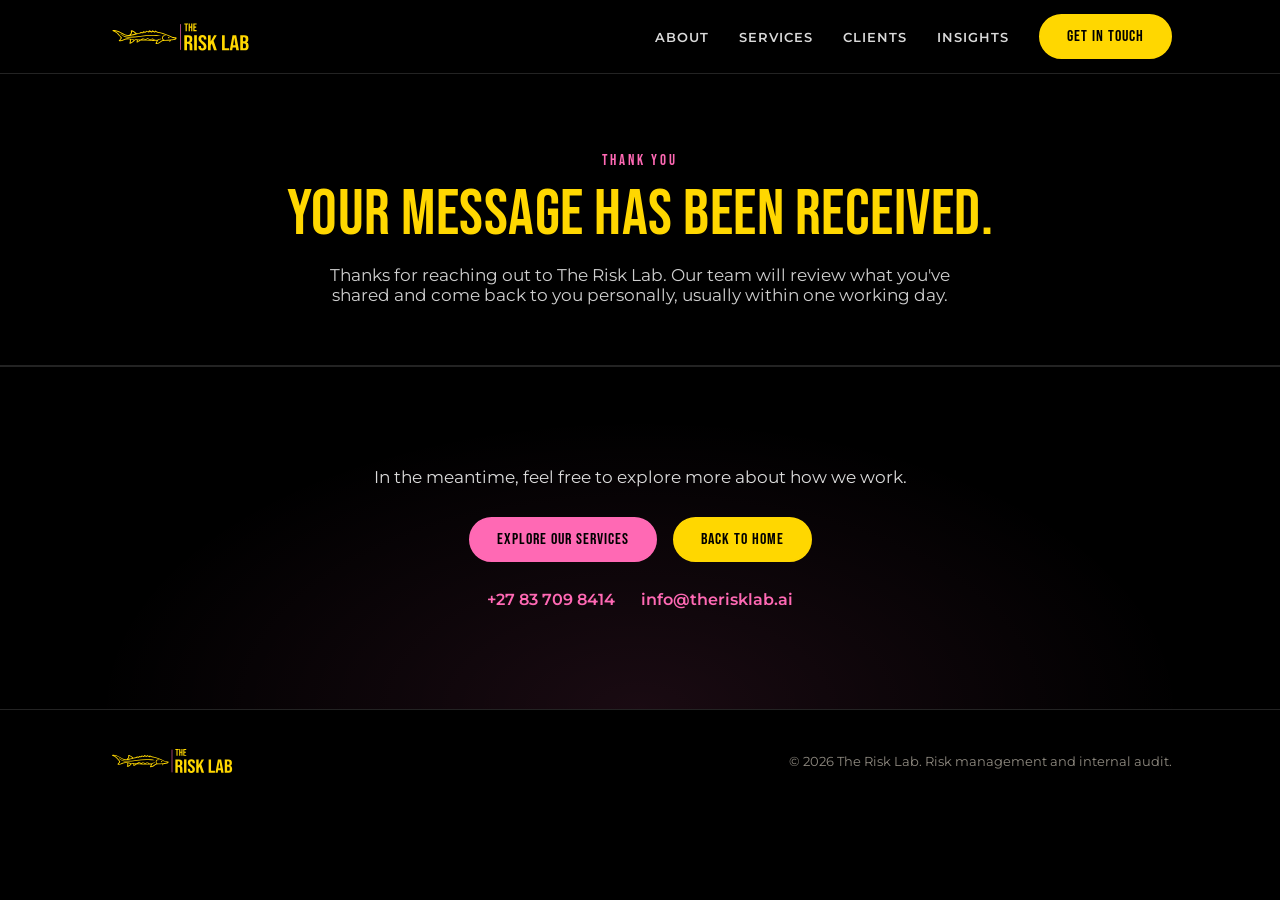
<file: thank-you.html>
<!DOCTYPE html>
<html lang="en">
<head>
<meta charset="UTF-8">
<meta name="viewport" content="width=device-width, initial-scale=1.0">
<title>Thank You | The Risk Lab</title>
<meta name="description" content="Thank you for contacting The Risk Lab. We will be in touch shortly.">
<link rel="icon" type="image/png" sizes="32x32" href="assets/favicon-32.png">
<link rel="icon" type="image/png" sizes="48x48" href="assets/favicon-48.png">
<link rel="icon" type="image/png" sizes="192x192" href="assets/icon-192.png">
<link rel="apple-touch-icon" href="assets/apple-touch-icon.png">
<meta name="robots" content="noindex">
<link rel="preconnect" href="https://fonts.googleapis.com">
<link rel="preconnect" href="https://fonts.gstatic.com" crossorigin>
<link href="https://fonts.googleapis.com/css2?family=Bebas+Neue&family=Montserrat:wght@400;600;700&display=swap" rel="stylesheet">
<link rel="stylesheet" href="style.css?v=5">
</head>
<body>

<header>
  <nav class="wrap">
    <a class="brand" href="index.html"><img src="assets/logo-horizontal.svg" alt="The Risk Lab"></a>
    <div class="nav-links" id="navLinks">
      <a class="nl" href="about.html" onclick="closeMenu()">About</a>
      <a class="nl" href="services.html" onclick="closeMenu()">Services</a>
      <a class="nl" href="clients.html" onclick="closeMenu()">Clients</a>
      <a class="nl" href="/insights/" onclick="closeMenu()">Insights</a>
      <a class="btn" href="contact.html">Get in Touch</a>
    </div>
    <button class="menu-toggle" id="menuToggle" onclick="toggleMenu()" aria-label="Toggle menu" aria-expanded="false" aria-controls="navLinks">&#9776;</button>
  </nav>
</header>

<section class="page-hero">
  <div class="wrap">
    <span class="eyebrow">THANK YOU</span>
    <h1>Your message has been received.</h1>
    <p>Thanks for reaching out to The Risk Lab. Our team will review what you've shared and come back to you personally, usually within one working day.</p>
  </div>
</section>

<section class="cta">
  <div class="wrap">
    <p class="reveal">In the meantime, feel free to explore more about how we work.</p>
    <div class="hero-ctas reveal">
      <a class="btn pink" href="services.html">Explore our services</a>
      <a class="btn" href="index.html">Back to home</a>
    </div>
    <div class="cta-contacts reveal">
      <a href="tel:+27837098414">+27 83 709 8414</a>
      <a href="mailto:info@therisklab.ai">info@therisklab.ai</a>
    </div>
  </div>
</section>

<footer>
  <div class="wrap">
    <a class="fbrand" href="index.html"><img src="assets/logo-horizontal.svg" alt="The Risk Lab"></a>
    <small>&copy; 2026 The Risk Lab. Risk management and internal audit.</small>
  </div>
</footer>

<script src="script.js?v=4"></script>
</body>
</html>
</file>
<file: style.css>
:root{
  /* Approved Risk Lab palette — Brand Identity Guide p.7 */
  --black:#000000;
  --gold:#FFD700;
  --pink:#FF69B4;
  --charcoal:#2C2C2C;
  --warm-grey:#8F8A80;
  --cream:#F0E8D0;
  --warm-tan:#D0C8B8;
  --white:#FFFFFF;
  /* Supporting dark-theme surfaces (not in the approved palette itself,
     but tonal neighbours of Black/Charcoal used for panel/border structure) */
  --grey:var(--warm-grey);
  --panel:#0c0c0c;
  --border:#232323;
}
*{box-sizing:border-box;margin:0;padding:0;}
html{scroll-behavior:smooth;}
body{
  background:var(--black);
  color:var(--white);
  font-family:'Montserrat',sans-serif;
  overflow-x:hidden;
}
h1,h2,h3,.display{
  font-family:'Bebas Neue',sans-serif;
  letter-spacing:0.5px;
  line-height:1.08;
  font-weight:400;
}
a{color:inherit;text-decoration:none;}
img{max-width:100%;display:block;}
.wrap{max-width:1120px;margin:0 auto;padding:0 28px;}
section{position:relative;padding:100px 0;}
.eyebrow{
  font-family:'Bebas Neue',sans-serif;
  color:var(--pink);
  letter-spacing:3px;
  font-size:15px;
  margin-bottom:14px;
  display:inline-block;
}
.section-head{text-align:center;max-width:700px;margin:0 auto 56px;}
.section-head h2{font-size:clamp(30px,4.4vw,50px);color:var(--gold);}
.section-head p{color:#cfcfcf;font-size:17px;margin-top:14px;}

/* ---------- NAV ---------- */
header{
  position:fixed;top:0;left:0;right:0;z-index:100;
  background:rgba(0,0,0,0.9);
  backdrop-filter:blur(6px);
  border-bottom:1px solid var(--border);
}
nav.wrap{
  display:flex;align-items:center;justify-content:space-between;
  padding-top:14px;padding-bottom:14px;
}
.brand{display:flex;align-items:center;gap:10px;}
/* Production_Horizontal.svg lockup — icon + wordmark as one approved graphic.
   Height chosen so rendered width clears the Guide's 110px digital minimum (p.11). */
.brand img{height:34px;width:auto;}
.nav-links{display:flex;gap:30px;align-items:center;}
.nav-links a.nl{
  font-size:13px;letter-spacing:1px;text-transform:uppercase;
  color:var(--white);opacity:0.85;font-weight:600;
}
.nav-links a.nl:hover{opacity:1;color:var(--gold);}
.nav-links a.nl.active{color:var(--gold);opacity:1;}
.btn{
  display:inline-block;
  font-family:'Bebas Neue',sans-serif;
  letter-spacing:1px;
  font-size:16px;
  padding:11px 26px;
  border-radius:30px;
  border:2px solid var(--gold);
  color:var(--black);
  background:var(--gold);
  transition:all .2s ease;
  cursor:pointer;
}
.btn:hover{background:transparent;color:var(--gold);}
.btn.outline{background:transparent;color:var(--gold);}
.btn.outline:hover{background:var(--gold);color:var(--black);}
.btn.pink{border-color:var(--pink);background:var(--pink);color:var(--black);}
.btn.pink:hover{background:transparent;color:var(--pink);}
.menu-toggle{display:none;background:none;border:none;color:var(--gold);font-size:26px;cursor:pointer;}

/* ---------- HERO ---------- */
.hero{
  min-height:82vh;
  display:flex;align-items:center;
  padding-top:150px;padding-bottom:70px;
  background:radial-gradient(ellipse at 50% 0%, rgba(255,215,0,0.08), transparent 60%);
  text-align:center;
}
.hero-logo{max-width:380px;margin:0 auto 30px;}

.hero h1{font-size:clamp(30px,5vw,46px);color:var(--white);max-width:820px;margin:0 auto 20px;font-family:'Montserrat',sans-serif;font-weight:600;line-height:1.4;}
.hero-sub{color:#cfcfcf;font-size:16.5px;line-height:1.75;max-width:640px;margin:0 auto 34px;}
.hero-ctas{display:flex;gap:16px;justify-content:center;flex-wrap:wrap;}

/* ---------- TRUSTED BY LEADING BUSINESSES ---------- */
.trust-strip{margin-top:64px;padding-top:44px;border-top:1px solid var(--border);}
.trust-strip .eyebrow{display:block;}
.trust-strip h2{font-size:clamp(24px,3.4vw,34px);margin:10px 0 10px;}
.trust-sub{color:#b9b9b9;font-size:15px;margin-bottom:26px;}
.trust-logos{display:flex;gap:18px;justify-content:center;align-items:center;flex-wrap:wrap;}
.trust-chip{
  display:flex;align-items:center;justify-content:center;
  height:66px;min-width:160px;padding:0 26px;
  border:1.5px solid var(--gold);border-radius:10px;
  background:rgba(255,255,255,0.02);
  transition:background .2s ease,transform .2s ease;
}
.trust-chip:hover{background:rgba(255,215,0,0.08);transform:translateY(-2px);}
.trust-chip img{height:26px;width:auto;object-fit:contain;}
.trust-chip span{
  font-family:'Bebas Neue',sans-serif;letter-spacing:1.5px;color:var(--gold);font-size:18px;
}

.page-hero{
  padding:150px 0 60px;text-align:center;
  border-bottom:1px solid var(--border);
}
.page-hero .eyebrow{margin-bottom:10px;}
.page-hero h1{font-size:clamp(38px,6vw,64px);color:var(--gold);}
.page-hero p{color:#cfcfcf;font-size:17px;max-width:680px;margin:16px auto 0;}

/* ---------- FOUNDATIONS / JENGA ---------- */
.foundations{background:var(--panel);border-top:1px solid var(--border);border-bottom:1px solid var(--border);}
.foundations-grid{display:grid;grid-template-columns:0.7fr 1.3fr;gap:60px;align-items:center;}
.jenga-tower{width:100%;max-width:170px;margin:0 auto;}
.foundations h2{font-size:clamp(28px,3.8vw,46px);color:var(--white);}
.foundations h2 .hl{color:var(--gold);}
.foundations p{color:#cfcfcf;font-size:18.5px;margin-top:16px;max-width:520px;}
.circle-hl{position:relative;display:inline-block;color:var(--white);}
.circle-hl svg{position:absolute;inset:-12px -18px;width:calc(100% + 36px);height:calc(100% + 24px);}
@media (max-width:680px){
  .circle-hl svg{inset:-8px -10px;width:calc(100% + 20px);height:calc(100% + 16px);}
}
/* ---------- SURFACE VISUAL ---------- */
.surface-visual{max-width:820px;margin:0 auto;}
.surface-zone{padding:26px 30px;border-radius:14px;}
.surface-zone-above{background:linear-gradient(160deg,#111,#000);border:1px solid var(--border);}
.surface-zone-beneath{background:linear-gradient(160deg,#141008,#000);border:1px solid #3a2f10;}
.surface-zone-label{display:block;font-family:'Bebas Neue',sans-serif;letter-spacing:1px;font-size:18px;margin-bottom:16px;}
.surface-zone-above .surface-zone-label{color:var(--white);}
.surface-zone-beneath .surface-zone-label{color:var(--gold);}
.surface-tags{display:flex;flex-wrap:wrap;gap:10px;}
.surface-tags span{
  border-radius:30px;padding:8px 16px;font-size:13px;letter-spacing:0.3px;font-weight:600;
}
.surface-zone-above .surface-tags span{border:1.5px solid var(--border);color:#cfcfcf;}
.surface-zone-beneath .surface-tags span{border:1.5px solid var(--gold);color:var(--gold);background:rgba(255,215,0,0.06);}
.surface-line{
  display:flex;align-items:center;gap:14px;margin:22px 0;
  color:var(--pink);font-family:'Bebas Neue',sans-serif;letter-spacing:3px;font-size:13px;
}
.surface-line::before,.surface-line::after{content:"";flex:1;height:1px;background:var(--border);}

/* ---------- TEXT BLOCK SECTIONS (Problem-solving / AI) ---------- */
.text-block{max-width:760px;margin:0 auto;text-align:center;}
.text-block p{color:#d6d6d6;font-size:16.5px;line-height:1.75;margin-top:16px;}
.text-block .emphasis{color:var(--gold);font-weight:600;}
.text-block svg{width:38px;height:38px;margin:0 auto 18px;}
.eyebrow-icon-row{display:flex;align-items:center;justify-content:center;gap:10px;margin-bottom:14px;flex-wrap:nowrap;}
.eyebrow-icon-row svg{width:24px;height:24px;flex-shrink:0;margin:0;}
.eyebrow-icon-row .eyebrow{margin-bottom:0;white-space:nowrap;}
.world-map{width:100%;border-radius:14px;border:1px solid var(--border);margin-top:32px;}

/* ---------- CHECKLIST (Our Approach) ---------- */
.checklist{max-width:760px;margin:0 auto;display:grid;grid-template-columns:1fr 1fr;gap:14px 30px;}
.checklist li{
  list-style:none;display:flex;align-items:flex-start;gap:10px;
  font-size:15px;color:#e6e6e6;line-height:1.5;
}
.checklist li svg{flex-shrink:0;width:18px;height:18px;margin-top:2px;color:var(--gold);}

/* ---------- SERVICE BLOCKS ---------- */
.service-block{
  padding:44px 0;border-top:1px solid var(--border);
  display:grid;grid-template-columns:120px 1fr;gap:30px;
}
.service-block:last-child{padding-bottom:10px;}
.sb-num{font-family:'Bebas Neue',sans-serif;font-size:56px;color:var(--grey);line-height:1;}
.sb-head h3{font-family:'Bebas Neue',sans-serif;color:var(--gold);font-size:26px;letter-spacing:0.5px;margin-bottom:14px;}
.sb-body p{color:#d6d6d6;font-size:15.5px;line-height:1.7;margin-bottom:14px;}
.sb-list{
  list-style:none;display:grid;grid-template-columns:repeat(2,1fr);gap:8px 20px;
  margin:14px 0 18px;
}
.sb-list li{font-size:14px;color:#cfcfcf;padding-left:16px;position:relative;}
.sb-list li::before{content:"—";position:absolute;left:0;color:var(--pink);}
.sb-output{color:var(--white);font-size:14.5px;font-style:italic;border-left:3px solid var(--gold);padding-left:14px;}
.sb-closing{color:var(--pink);font-weight:600;font-size:15px;}

/* ---------- HOW WE WORK (4-step) ---------- */
.step-grid{display:grid;grid-template-columns:repeat(4,1fr);gap:22px;}
.step-card{border:1px solid var(--border);border-radius:14px;padding:28px 22px;}
.step-num{font-family:'Bebas Neue',sans-serif;font-size:34px;color:var(--gold);line-height:1;margin-bottom:12px;}
.step-card h4{font-family:'Bebas Neue',sans-serif;font-size:19px;color:var(--white);letter-spacing:0.5px;margin-bottom:8px;}
.step-card p{font-size:13.5px;color:#cfcfcf;line-height:1.6;}

/* ---------- PREVIOUS EXPERIENCE / ENGAGEMENT CALLOUT ---------- */
.experience-note{color:#cfcfcf;font-size:15px;text-align:center;max-width:640px;margin:0 auto 24px;}
.callout-card{
  max-width:760px;margin:0 auto;text-align:center;
  border:1px solid var(--border);border-radius:16px;padding:40px 36px;
  background:linear-gradient(160deg,#0d0d0d,#000);
}
.callout-card h3{font-family:'Bebas Neue',sans-serif;color:var(--gold);font-size:24px;margin-bottom:14px;}
.callout-card p{color:#d6d6d6;font-size:15.5px;line-height:1.7;}

/* ---------- TESTIMONIAL HIGHLIGHT ---------- */
.testi-highlight{
  padding:14px 20px 0;font-family:'Bebas Neue',sans-serif;letter-spacing:0.5px;
  color:var(--pink);font-size:17px;
}

/* ---------- ARTICLE / INSIGHTS ---------- */
.article-body{max-width:720px;margin:0 auto;}
.article-body .lead{color:#e6e6e6;font-size:18px;line-height:1.75;margin-bottom:8px;}
.article-body h2{font-family:'Bebas Neue',sans-serif;color:var(--gold);font-size:clamp(22px,3vw,28px);letter-spacing:0.5px;margin:38px 0 12px;}
.article-body p{color:#d6d6d6;font-size:16px;line-height:1.75;margin-bottom:16px;}
.article-list{display:grid;gap:22px;margin:34px 0;}
.article-card{border:1px solid var(--border);border-radius:10px;padding:26px 24px;transition:border-color .2s ease;}
.article-card:hover{border-color:var(--gold);}
.article-card .a-eyebrow{color:var(--pink);font-family:'Bebas Neue',sans-serif;letter-spacing:2px;font-size:12px;margin-bottom:8px;display:block;}
.article-card h3{font-family:'Bebas Neue',sans-serif;color:var(--white);font-size:21px;letter-spacing:0.5px;margin-bottom:8px;}
.article-card p{color:#cfcfcf;font-size:14.5px;line-height:1.6;margin-bottom:0;}
.article-card a{color:var(--gold);font-size:13px;font-weight:600;}

/* ---------- CONTACT FORM ---------- */
.contact-form{max-width:620px;margin:0 auto;}
.form-row{margin-bottom:18px;}
.form-row label{display:block;font-size:12.5px;letter-spacing:1px;text-transform:uppercase;color:var(--grey);margin-bottom:8px;font-weight:600;}
.form-row input,.form-row textarea{
  width:100%;background:#0a0a0a;border:1.5px solid var(--border);border-radius:10px;
  padding:13px 16px;color:var(--white);font-family:'Montserrat',sans-serif;font-size:14.5px;
  transition:border-color .2s ease;
}
.form-row input:focus,.form-row textarea:focus{outline:none;border-color:var(--gold);}
.form-row textarea{resize:vertical;min-height:120px;}
.form-note{color:var(--grey);font-size:13.5px;text-align:center;margin-top:20px;line-height:1.6;}
.hp-field{position:absolute;left:-9999px;opacity:0;}

.jenga-tower .tower-blocks{transform-origin:80px 300px;}
.jenga-tower .block-fly{transform-box:fill-box;transform-origin:50% 50%;opacity:0;}
.reveal.in .jenga-tower .block-fly-1{animation:blockDrop1 .5s cubic-bezier(.34,1.56,.64,1) .15s both;}
.reveal.in .jenga-tower .block-fly-2{animation:blockDrop2 .5s cubic-bezier(.34,1.56,.64,1) .55s both;}
.reveal.in .jenga-tower .tower-blocks{animation:towerSway 2.6s ease-in-out 1.15s 1;}
.reveal.in .jenga-tower .tower-ground{animation:groundPulse 2.6s ease-in-out 1.15s 1;}
@keyframes blockDrop1{
  0%{transform:translate(14px,-95px) rotate(-16deg) scale(0.9);opacity:0;}
  55%{opacity:1;}
  78%{transform:translate(-3px,4px) rotate(2deg) scale(1.03);}
  100%{transform:translate(0,0) rotate(-1.5deg) scale(1);opacity:1;}
}
@keyframes blockDrop2{
  0%{transform:translate(-10px,-95px) rotate(12deg) scale(0.9);opacity:0;}
  55%{opacity:1;}
  78%{transform:translate(2px,4px) rotate(-1.5deg) scale(1.03);}
  100%{transform:translate(0,0) rotate(0deg) scale(1);opacity:1;}
}
@keyframes towerSway{
  0%{transform:rotate(0deg);}
  18%{transform:rotate(-3deg);}
  38%{transform:rotate(2.2deg);}
  58%{transform:rotate(-1.3deg);}
  78%{transform:rotate(0.7deg);}
  100%{transform:rotate(0deg);}
}
@keyframes groundPulse{
  0%{transform:scaleX(1);}
  18%{transform:scaleX(0.94);}
  38%{transform:scaleX(1.03);}
  58%{transform:scaleX(0.98);}
  100%{transform:scaleX(1);}
}

/* ---------- VALUE PROPS (3 up) ---------- */
.value-grid{display:grid;grid-template-columns:repeat(3,1fr);gap:24px;}
.value-card{
  border:1px solid var(--border);border-radius:14px;padding:34px 26px;text-align:center;
  background:linear-gradient(160deg,#0d0d0d,#000);
}
.value-card svg{width:34px;height:34px;margin:0 auto 18px;}
.value-card h3{font-family:'Bebas Neue',sans-serif;color:var(--gold);font-size:21px;letter-spacing:0.5px;margin-bottom:10px;}
.value-card p{color:#d6d6d6;font-size:14.5px;line-height:1.6;}

/* ---------- ABOUT ---------- */
.about-grid{display:grid;grid-template-columns:0.85fr 1.15fr;gap:56px;align-items:center;}
.about-copy p{color:#e6e6e6;font-size:16.5px;line-height:1.75;margin-bottom:16px;}
.linkedin-link{
  display:inline-flex;align-items:center;gap:8px;
  color:var(--pink);font-size:13px;font-weight:600;letter-spacing:0.5px;
  border-bottom:1px solid transparent;transition:border-color .2s ease,color .2s ease;
}
.linkedin-link:hover{color:var(--gold);border-color:var(--gold);}
.linkedin-link svg{flex-shrink:0;}
.about-stats{display:flex;gap:34px;margin-top:26px;flex-wrap:wrap;}
.stat{border-left:3px solid var(--gold);padding-left:14px;}
.stat .num{font-family:'Bebas Neue',sans-serif;font-size:36px;color:var(--gold);line-height:1;}
.stat .label{font-size:11.5px;letter-spacing:1px;color:var(--grey);text-transform:uppercase;margin-top:4px;}

/* ---------- TEAM ---------- */
.team-grid{display:grid;grid-template-columns:repeat(3,1fr);gap:26px;}
.team-card{border:1px solid var(--border);border-radius:16px;overflow:hidden;background:#050505;}
.team-photo{
  aspect-ratio:4/5;background:linear-gradient(150deg,#151515,#000);
  display:flex;align-items:center;justify-content:center;position:relative;
}
.team-photo img{width:100%;height:100%;object-fit:cover;}
.team-photo svg{width:34%;height:34%;opacity:0.55;}
.team-photo .soon{
  position:absolute;bottom:10px;left:10px;right:10px;
  font-size:10.5px;letter-spacing:1px;color:var(--grey);text-align:center;
  border:1px dashed var(--border);border-radius:20px;padding:5px 0;
}
.team-info{padding:20px 22px;}
.team-info h3{font-family:'Bebas Neue',sans-serif;color:var(--gold);font-size:22px;letter-spacing:0.5px;}
.team-info .role{color:var(--pink);font-size:12.5px;letter-spacing:1px;text-transform:uppercase;margin:4px 0 12px;font-weight:600;}
.team-info p{font-size:14px;line-height:1.6;color:#cfcfcf;}
.team-info p.placeholder{font-style:italic;color:var(--grey);}
.team-info .linkedin-link{margin:10px 0 14px;}
.team-grid-2col{grid-template-columns:repeat(2,1fr);max-width:700px;margin:0 auto;}

/* ---------- SERVICES ---------- */
.services-grid{display:grid;grid-template-columns:repeat(2,1fr);gap:22px;}
.service-card{
  background:var(--cream);color:var(--black);
  border-radius:14px;padding:32px 28px;
  border:2px solid var(--gold);
  display:flex;flex-direction:column;gap:14px;
}
.service-card svg{width:36px;height:36px;}
.service-card h3{font-family:'Bebas Neue',sans-serif;font-size:23px;letter-spacing:0.5px;}
.service-card p{font-size:14.5px;line-height:1.6;color:#1a1a1a;}

.howwework{
  margin-top:60px;border-top:1px solid var(--border);padding-top:50px;
  display:grid;grid-template-columns:0.7fr 1fr;gap:30px;align-items:start;
}
.howwework .htitle h3{font-family:'Bebas Neue',sans-serif;color:var(--gold);font-size:26px;}
.howwework .htitle p{color:var(--grey);font-size:14px;margin-top:8px;}
.hw-item h4{font-family:'Bebas Neue',sans-serif;color:var(--pink);font-size:18px;letter-spacing:0.5px;margin-bottom:8px;}
.hw-item p{color:#d6d6d6;font-size:14.5px;line-height:1.6;}

/* ---------- CLIENTS ---------- */
.logo-grid{display:grid;grid-template-columns:repeat(4,1fr);gap:18px;}
.logo-grid.center-rows{display:flex;flex-wrap:wrap;justify-content:center;}
.logo-grid.center-rows > *{flex:0 0 calc(25% - 13.5px);}
@media (max-width:900px){
  .logo-grid.center-rows > *{flex:0 0 calc(50% - 9px);}
}
.logo-chip{
  border:1.5px solid var(--gold);border-radius:12px;
  padding:22px 14px;text-align:center;
  font-family:'Bebas Neue',sans-serif;letter-spacing:0.5px;font-size:19px;color:var(--gold);
  transition:all .2s ease;background:#050505;
}
.logo-chip:hover{background:var(--gold);color:var(--black);}
.logo-chip small{display:block;font-family:'Montserrat',sans-serif;font-size:10px;letter-spacing:1px;color:var(--grey);margin-top:6px;text-transform:uppercase;font-weight:600;}
.logo-chip:hover small{color:#333;}

.logo-chip.has-logo{display:flex;flex-direction:column;align-items:center;justify-content:center;gap:10px;}
.logo-chip.has-logo img{max-height:32px;width:auto;object-fit:contain;transition:transform .2s ease;}
.logo-chip.has-logo:hover{background:#050505;border-color:#fff2a8;}
.logo-chip.has-logo:hover small{color:var(--grey);}
.logo-chip.has-logo:hover img{transform:scale(1.06);}

.logo-chip.muted{border-color:var(--border);}
.logo-chip.muted img{max-height:26px;opacity:0.85;}
.logo-chip.muted:hover{border-color:var(--grey);background:#050505;}
.logo-chip.muted:hover img{opacity:1;transform:scale(1.06);}

.rating{
  display:inline-flex;align-items:center;gap:10px;background:var(--white);color:var(--black);
  border-radius:30px;padding:8px 18px;font-family:'Bebas Neue',sans-serif;font-size:18px;margin-bottom:20px;
}
.rating .stars{color:var(--gold);font-size:16px;letter-spacing:2px;}
.testi-grid{display:grid;grid-template-columns:repeat(3,1fr);gap:22px;}
.testi-card{background:var(--black);border:1px solid var(--border);border-radius:14px;overflow:hidden;}
.testi-head{background:var(--gold);color:var(--black);padding:16px 20px;display:flex;align-items:center;gap:14px;}
.avatar{
  width:48px;height:48px;border-radius:50%;background:var(--black);color:var(--gold);
  display:flex;align-items:center;justify-content:center;font-family:'Bebas Neue',sans-serif;font-size:18px;flex-shrink:0;
  overflow:hidden;
}
.avatar img{width:100%;height:100%;object-fit:cover;}
.testi-head .who b{display:block;color:var(--pink);font-size:14.5px;}
.testi-head .who span{display:block;font-size:12px;color:#1a1a1a;}
.testi-body{padding:20px;font-style:italic;font-size:14px;line-height:1.6;color:#dcdcdc;}

.chip-row{display:flex;flex-wrap:wrap;gap:10px;justify-content:center;margin-top:16px;}
.chip{
  border:1.5px solid var(--border);color:var(--grey);border-radius:30px;
  padding:8px 18px;font-size:13px;letter-spacing:0.5px;font-weight:600;
}

/* ---------- CTA ---------- */
.cta{
  text-align:center;
  background:radial-gradient(ellipse at 50% 100%, rgba(255,105,180,0.10), transparent 60%);
  border-top:1px solid var(--border);
}
.cta h2{font-size:clamp(30px,5.5vw,56px);color:var(--gold);margin-bottom:18px;}
.cta p{color:#dcdcdc;font-size:17px;margin-bottom:30px;}
.cta-contacts{display:flex;gap:26px;justify-content:center;flex-wrap:wrap;margin-top:28px;font-size:15.5px;}
.cta-contacts a{color:var(--pink);font-weight:600;}
.cta-contacts a:hover{color:var(--gold);}

/* ---------- FOOTER ---------- */
footer{padding:36px 0;border-top:1px solid var(--border);}
footer .wrap{display:flex;justify-content:space-between;align-items:center;flex-wrap:wrap;gap:16px;}
footer .fbrand{display:flex;align-items:center;gap:10px;}
/* Same lockup as the header — kept above the 110px digital minimum width (p.11) */
footer .fbrand img{height:30px;width:auto;}
footer small{color:var(--grey);font-size:12.5px;}

/* ---------- reveal ---------- */
/* Pure-CSS fade-in on load. Deliberately does NOT depend on JavaScript running,
   so content can never get stuck invisible if a script fails to load or fire. */
.reveal{opacity:0;transform:translateY(22px);animation:revealIn .7s ease forwards;}
.reveal.in{opacity:1;transform:translateY(0);}
@keyframes revealIn{to{opacity:1;transform:translateY(0);}}
@media (prefers-reduced-motion:reduce){
  .reveal{opacity:1;transform:none;animation:none;}
}

/* ---------- OUR STORY — Brand Identity Guide p.4 layout ---------- */
.story-head{max-width:820px;margin:0 auto;}
.story-head h2{font-size:clamp(32px,5vw,56px);color:var(--white);}
.story-strap{
  font-family:'Bebas Neue',sans-serif;letter-spacing:1.5px;text-transform:uppercase;
  color:var(--gold);font-size:clamp(18px,2.3vw,26px);margin-top:10px;line-height:1.2;
}
.story-anchor{max-width:820px;margin:22px auto 0;color:#cfcfcf;font-size:16px;line-height:1.75;}
.story-river{position:relative;max-width:820px;margin:30px auto 16px;padding-top:clamp(34px,6vw,74px);}
.river-line{display:block;width:100%;height:clamp(96px,14vw,140px);}
.river-line path{fill:none;stroke:var(--pink);stroke-width:2.5;opacity:0.7;vector-effect:non-scaling-stroke;}
.river-fish{position:absolute;right:1%;bottom:6%;width:clamp(230px,52%,440px);height:auto;}
.story-copy{max-width:820px;margin:0 auto;}
.story-copy p{color:#d6d6d6;font-size:16px;line-height:1.75;margin-top:14px;}
.story-meaning{max-width:820px;margin:34px auto 0;border-left:3px solid var(--gold);padding-left:22px;}
.meaning-label{
  display:block;font-family:'Bebas Neue',sans-serif;color:var(--pink);
  letter-spacing:3px;font-size:13px;margin-bottom:8px;
}
.story-meaning p{color:var(--gold);font-weight:600;font-size:17px;line-height:1.7;}
@media (max-width:600px){
  .river-fish{width:74%;right:0;bottom:8%;}
  .story-meaning{padding-left:16px;}
}

/* ---------- JOURNEY / MEANING — vertical wave + dots, Brand Guide p.5 ---------- */
.journey-section .section-head{margin-bottom:10px;}
.meaning-wave{max-width:640px;margin:40px auto 0;}
.meaning-row{
  display:flex;align-items:stretch;gap:22px;min-height:150px;
}
.wave-seg{flex:0 0 44px;width:44px;height:auto;overflow:visible;}
.wave-seg path{fill:none;stroke:var(--pink);stroke-width:2.5;opacity:0.7;}
.wave-seg circle{fill:var(--gold);}
.meaning-text{padding-top:6px;padding-bottom:14px;}
.meaning-text .a-eyebrow{
  display:block;font-family:'Bebas Neue',sans-serif;letter-spacing:1.5px;
  color:var(--pink);font-size:13px;margin-bottom:6px;
}
.meaning-text h4{
  font-family:'Bebas Neue',sans-serif;letter-spacing:0.3px;color:var(--white);
  font-size:clamp(19px,2.4vw,23px);margin-bottom:6px;line-height:1.2;
}
.meaning-text p{color:#b9b9b9;font-size:14px;line-height:1.6;max-width:460px;}
.meaning-row-last{min-height:120px;}
@media (max-width:600px){
  .meaning-row{gap:14px;min-height:130px;}
  .wave-seg{flex:0 0 30px;width:30px;}
  .wave-seg circle{r:6;}
}

/* ---------- RESPONSIVE ---------- */
@media (max-width:900px){
  .foundations-grid,.about-grid{grid-template-columns:1fr;gap:36px;}
  .value-grid{grid-template-columns:1fr;}
  .team-grid{grid-template-columns:1fr;}
  .team-grid-2col{grid-template-columns:1fr;max-width:400px;}
  .services-grid{grid-template-columns:1fr;}
  .howwework{grid-template-columns:1fr;gap:22px;}
  .logo-grid{grid-template-columns:repeat(2,1fr);}
  .testi-grid{grid-template-columns:1fr;}
  .checklist{grid-template-columns:1fr;}
  .step-grid{grid-template-columns:repeat(2,1fr);}
  .service-block{grid-template-columns:1fr;gap:10px;}
  .sb-num{font-size:32px;}
}
@media (max-width:680px){
  .nav-links{
    position:fixed;top:60px;left:0;right:0;background:#050505;
    flex-direction:column;padding:22px 28px;gap:20px;
    border-bottom:1px solid var(--border);
    transform:translateY(-130%);transition:transform .3s ease;
  }
  .nav-links.open{transform:translateY(0);}
  .nav-links .btn{width:100%;text-align:center;}
  .menu-toggle{display:block;}
  section{padding:70px 0;}
  .cta-contacts{flex-direction:column;gap:12px;}
  .logo-grid{grid-template-columns:1fr 1fr;}
  .logo-grid.center-rows > *{flex:0 0 calc(50% - 9px);}

  .hero{min-height:auto;padding-top:110px;padding-bottom:50px;}
  .hero-logo{max-width:230px;margin:0 auto 22px;}
  .hero h1{font-size:26px;margin:0 auto 26px;max-width:340px;}
  .hero-ctas{gap:12px;}
  .hero-ctas .btn{width:100%;max-width:300px;text-align:center;}
  .trust-strip{margin-top:40px;padding-top:32px;}
  .trust-logos{gap:12px;}
  .trust-chip{height:54px;min-width:120px;padding:0 16px;}
  .trust-chip img{height:20px;}
  .trust-chip span{font-size:15px;}

  .page-hero{padding:120px 0 44px;}
  .page-hero h1{font-size:34px;}

  .wrap{padding:0 22px;}

  .step-grid{grid-template-columns:1fr;}
  .sb-list{grid-template-columns:1fr;}
  .surface-zone{padding:20px 20px;}
  .callout-card{padding:30px 24px;}
}
</file>
<file: components.css>
/* The Risk Lab — component styles layered on top of style.css.
   Link AFTER style.css. Kept separate for now; fold into style.css
   on the next full pass over that file. */

/* ---------- EXPERIENCE LOGO MARQUEE ----------
   Continuous horizontal logo strip, replacing the fixed grid.
   The grid sized marks by max-height only (.logo-chip.muted img), with
   width:auto — so wide marks (Deloitte, eMAG) rendered far larger than
   squarer ones (DStv, OLX, PayU). Every slot here is a fixed optical box
   constrained on BOTH axes, so all marks read at one weight.
   Motion is slow and linear per Brand Identity Guide p.13 — measured, calm. */
.logo-marquee{
  position:relative;
  overflow:hidden;
  padding:6px 0;
  mask-image:linear-gradient(90deg,transparent,#000 7%,#000 93%,transparent);
  -webkit-mask-image:linear-gradient(90deg,transparent,#000 7%,#000 93%,transparent);
}
.logo-marquee__track{
  display:flex;
  width:max-content;
  align-items:center;
  animation:logo-scroll 48s linear infinite;
}
.logo-marquee:hover .logo-marquee__track,
.logo-marquee:focus-within .logo-marquee__track{animation-play-state:paused;}

/* Two identical sets sit in the track. Gap lives inside the set (plus a
   trailing padding) so both sets are exactly equal width and the -50%
   translate loops seamlessly. */
.logo-marquee__set{display:flex;align-items:center;gap:18px;padding-right:18px;flex:0 0 auto;}

.logo-marquee__item{
  flex:0 0 auto;
  display:flex;
  align-items:center;
  justify-content:center;
  width:150px;
  height:66px;
  padding:0 14px;
  border:1px solid var(--border);
  border-radius:14px;
  background:var(--black);
  transition:border-color .2s ease,background .2s ease;
}
.logo-marquee__item img{
  max-height:30px;
  max-width:118px;
  width:auto;
  height:auto;
  object-fit:contain;
  opacity:.85;
  transition:opacity .2s ease,transform .2s ease;
}
.logo-marquee__item:hover{border-color:var(--grey);background:#050505;}
.logo-marquee__item:hover img{opacity:1;transform:scale(1.06);}

/* Left → right travel. To reverse, swap the two translate values. */
@keyframes logo-scroll{
  from{transform:translate3d(-50%,0,0);}
  to{transform:translate3d(0,0,0);}
}

@media (max-width:680px){
  .logo-marquee__item{width:126px;height:58px;padding:0 10px;}
  .logo-marquee__item img{max-height:26px;max-width:98px;}
  .logo-marquee__set{gap:12px;padding-right:12px;}
}

@media (prefers-reduced-motion:reduce){
  .logo-marquee{mask-image:none;-webkit-mask-image:none;}
  .logo-marquee__track{animation:none;width:100%;}
  .logo-marquee__set{flex-wrap:wrap;justify-content:center;padding-right:0;width:100%;}
  .logo-marquee__set--dup{display:none;}
}

/* ---------- CHECKLIST: 3-COLUMN VARIANT ----------
   Was previously set with an inline grid-template-columns on index.html,
   which outranked the mobile media query and kept three columns on phones. */
.checklist.cols-3{max-width:none;grid-template-columns:repeat(3,1fr);}
@media (max-width:900px){.checklist.cols-3{grid-template-columns:1fr 1fr;}}
@media (max-width:680px){.checklist.cols-3{grid-template-columns:1fr;}}

/* ---------- TWO-ROW LOGO MARQUEE ----------
   Two independent rows so more marks are visible at a glance, especially on
   mobile. Row 2 runs the opposite direction at a different speed and starts
   from a rotated order, so the two rows never show the same pair side by side.
   Row 2 is decorative duplication - it is aria-hidden in the markup. */
.logo-marquee-stack{display:flex;flex-direction:column;gap:14px;}
.logo-marquee-stack .logo-marquee{padding:0;}

.logo-marquee__track--reverse{
  animation-name:logo-scroll-rev;
  animation-duration:62s;
}
@keyframes logo-scroll-rev{
  from{transform:translate3d(0,0,0);}
  to{transform:translate3d(-50%,0,0);}
}

@media (max-width:680px){
  .logo-marquee-stack{gap:10px;}
}

@media (prefers-reduced-motion:reduce){
  /* one static wrapped row is enough; hide the decorative second row */
  .logo-marquee-stack .logo-marquee + .logo-marquee{display:none;}
}

/* ---------- AI SECTION COPY ALIGNMENT ----------
   style.css sets `.foundations p{max-width:520px}` for the two-column
   .foundations-grid layout. Inside the centred .text-block (760px) that leaves
   each paragraph flush-left in its 520px box - visibly ~120px left of the
   heading on desktop. It only shows above 520px, which is why mobile looked
   right. Centre the measure without changing it. */
.foundations .text-block p{margin-left:auto;margin-right:auto;}

/* ---------- HERO LOGO: STACKED LOCKUP ----------
   The hero uses the Core Stacked With Descriptor lockup (aspect 1.78) rather
   than the horizontal one (2.84), so the widths are tuned to keep the hero
   balanced.

   Sized for descriptor legibility, not just the guide's 130px floor. The
   descriptor is letterspaced caps and its cap height scales with the lockup:
   259px -> 6-8px caps (too small to read), 320px -> 9px, 420px -> 11px.
   Guide p.10 requires the descriptor stay "fully readable at the size used".

   `width:100%` is load-bearing. The SVG carries intrinsic dimensions of
   259x146, so with max-width alone it caps at 259px and never reaches the
   width it is allowed.

   margin-bottom satisfies the guide p.11 clear-space rule (0.5X, where X is
   the sturgeon icon height at the size in use): sturgeon is 68px at 420px
   -> 34px required, and 52px at 320px -> 26px required. */
.hero-logo{width:100%;max-width:420px;margin:0 auto 40px;}
@media (max-width:680px){
  .hero-logo{max-width:320px;margin:0 auto 30px;}
}
</file>
